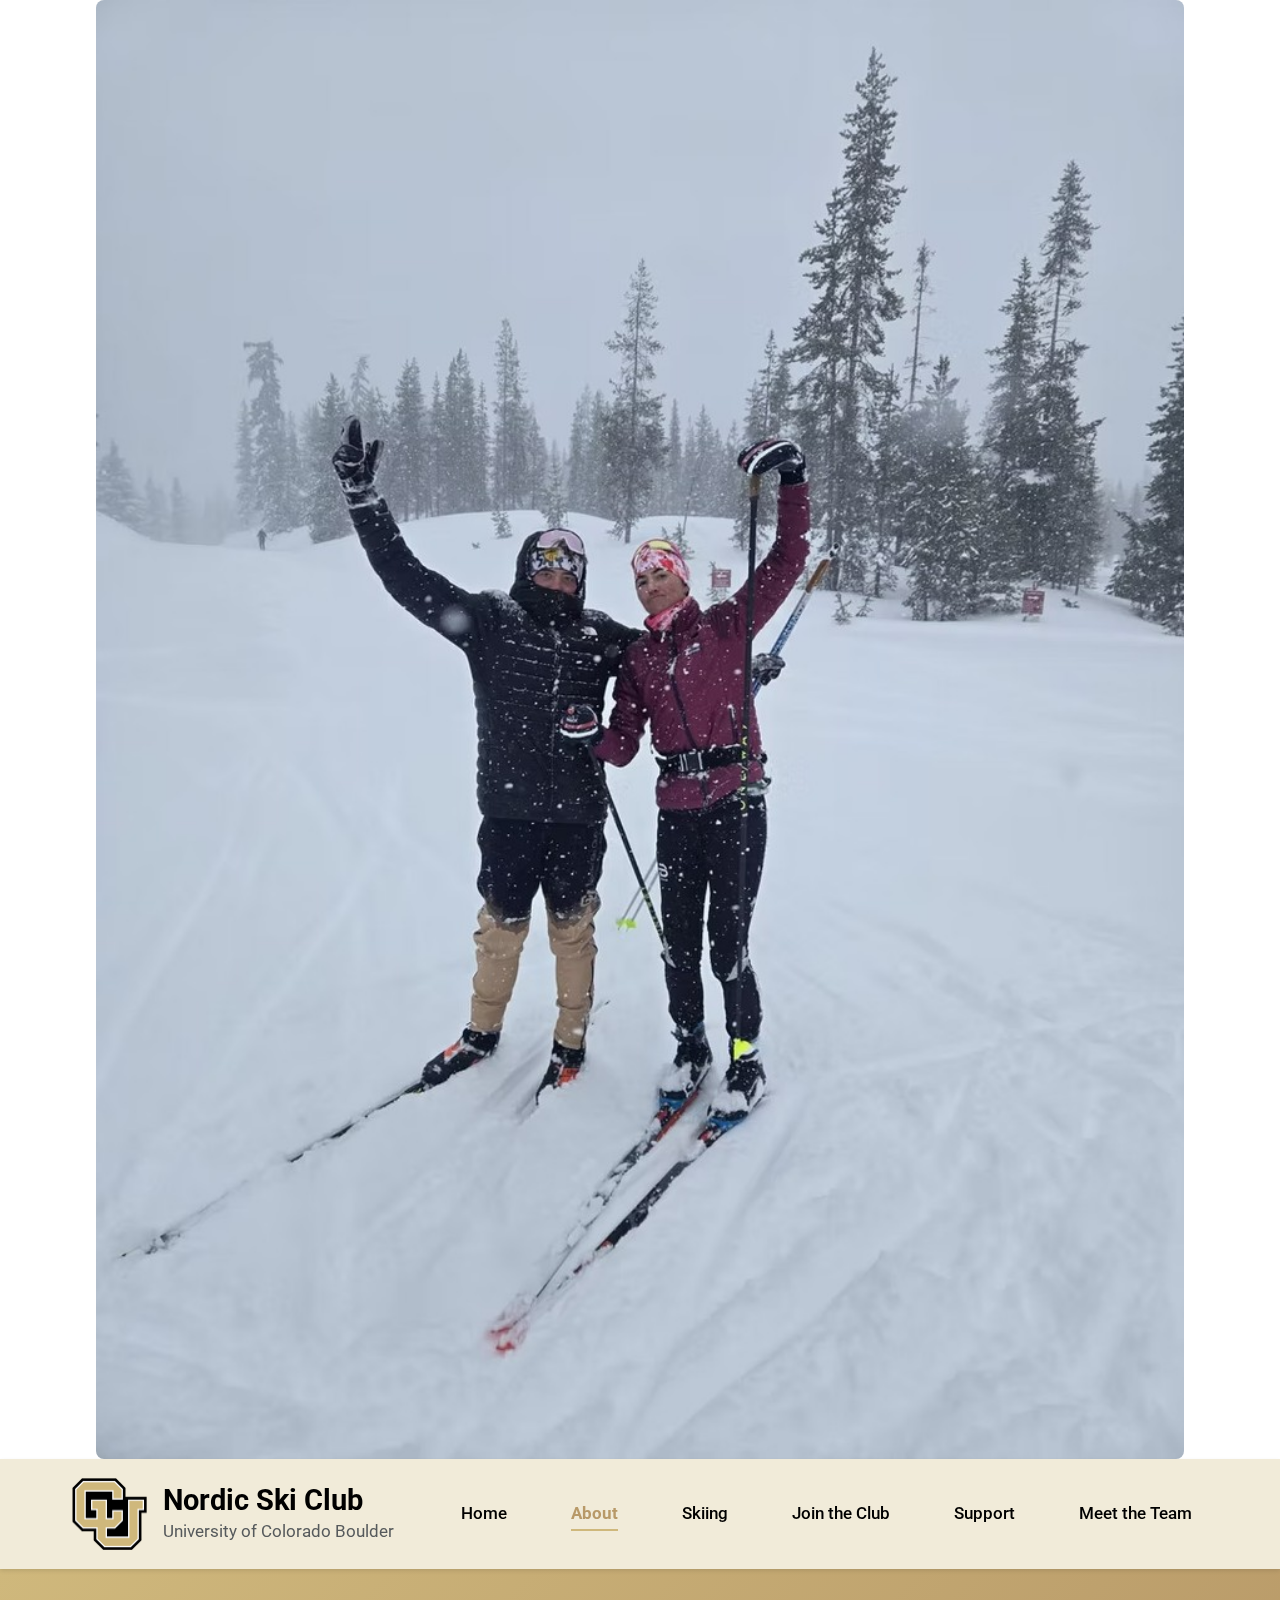
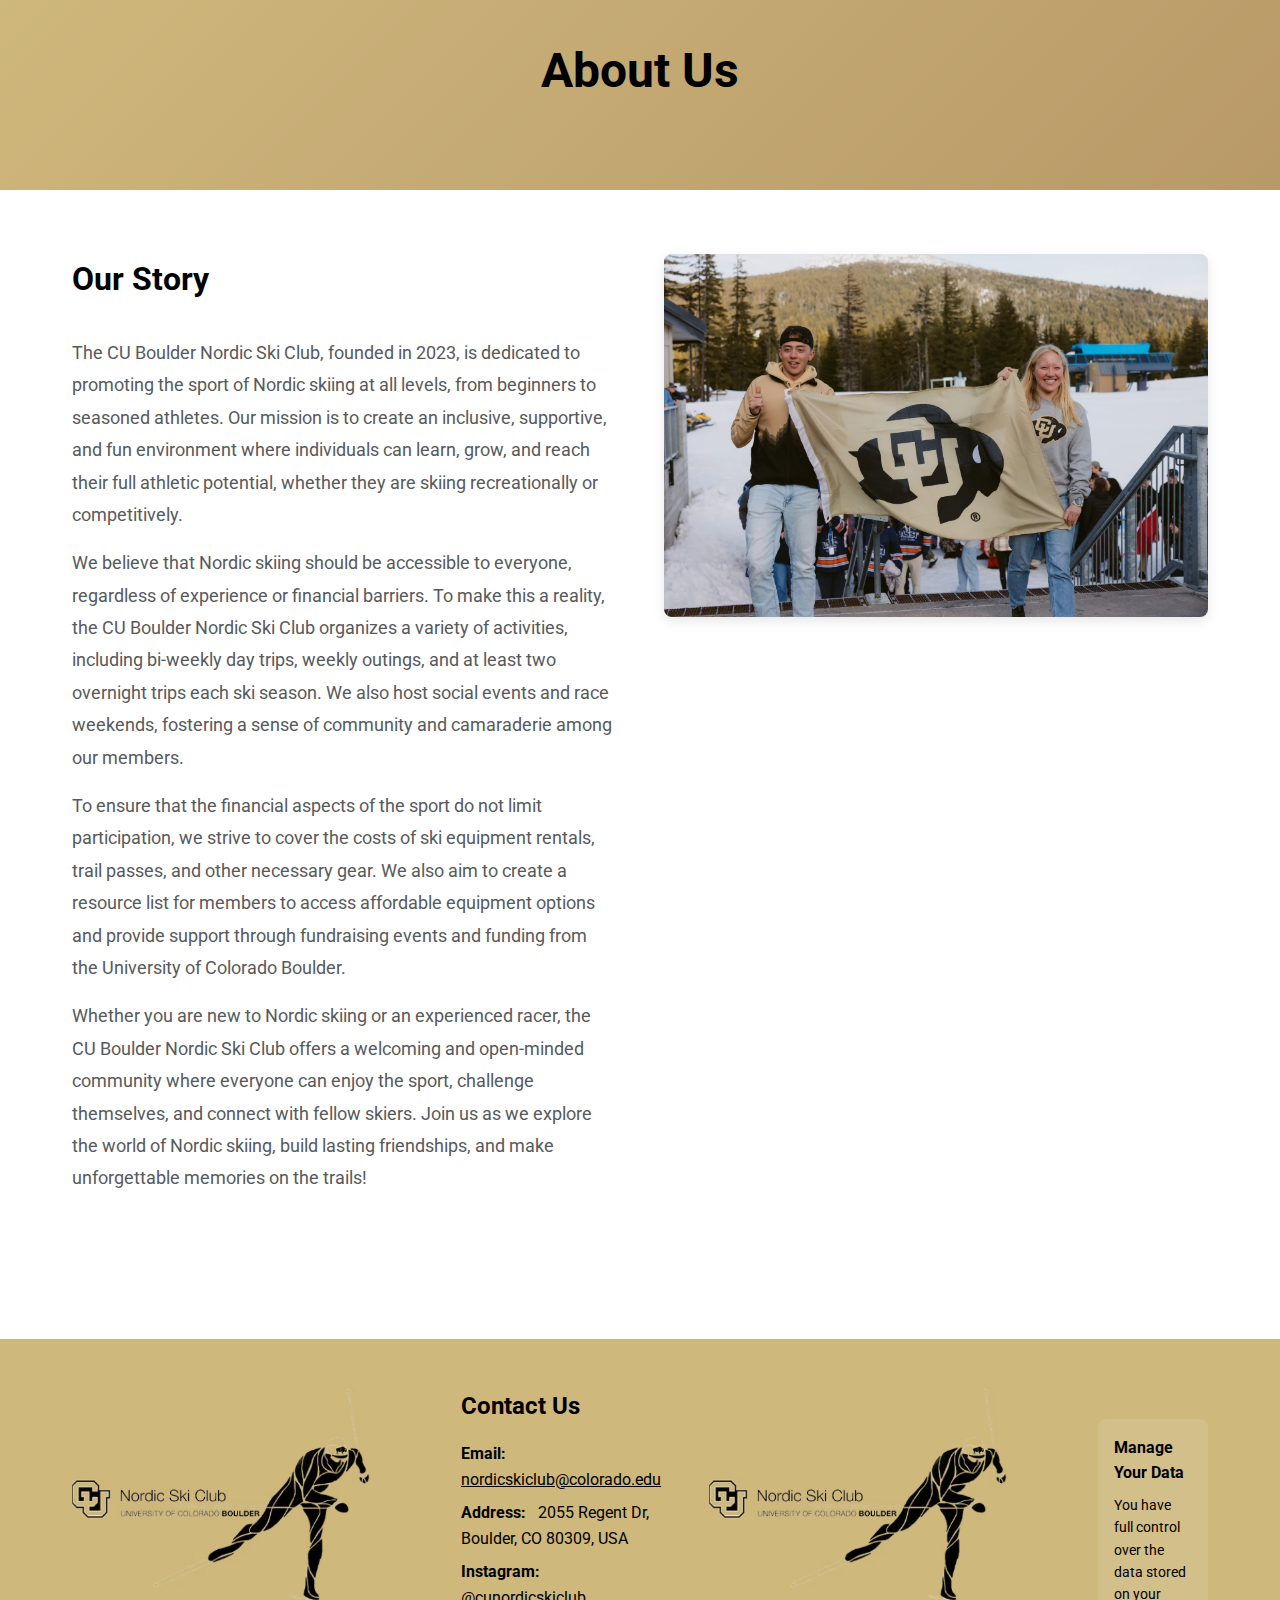
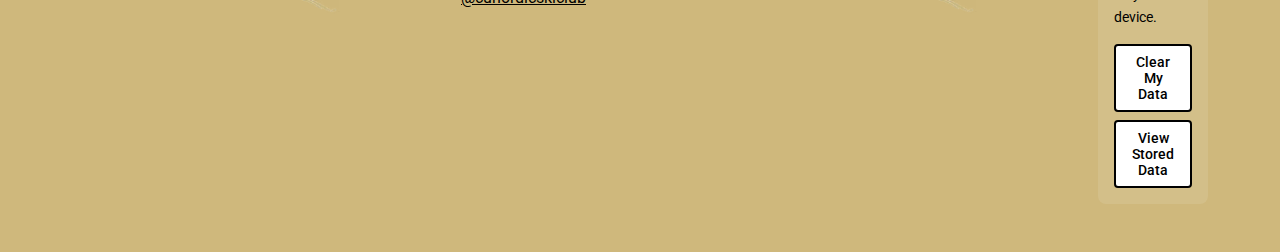
<file: about.html>
<!DOCTYPE html>
<html lang="en">
<head>
    <meta charset="UTF-                        <img src="images/flag-about.jpg" alt="CU Nordic Ski Club flag waving in the mountain breeze" style="width: 100%; margin-bottom: var(--spacing-lg); border-radius: 8px;" loading="lazy">
                        <img src="images/skiing-page.jpg" alt="Nordic skier gliding through pristine mountain terrain" style="width: 85%; margin-left: auto; margin-right: auto; display: block; border-radius: 8px;" loading="lazy">
                    </div>
                </div>
            </div>
        </section>
    </main>   <meta name="viewport" content="width=device-width, initial-scale=1.0">
    <title>About | CU Nordic Ski Club</title>
    <link rel="stylesheet" href="styles.css">
    <link rel="preconnect" href="https://fonts.googleapis.com">
    <link rel="preconnect" href="https://fonts.gstatic.com" crossorigin>
    <link href="https://fonts.googleapis.com/css2?family=Roboto:wght@300;400;500;700&display=swap" rel="stylesheet">
</head>
<body>
    <a href="#main-content" class="skip-to-main">Skip to main content</a>
    
    <!-- Navigation Header -->
    <header class="site-header">
        <nav class="main-nav" role="navigation" aria-label="Main navigation">
            <div class="nav-brand">
                <img src="images/cu-logo.png" alt="University of Colorado Boulder Logo" class="cu-logo">
                <div class="brand-text">
                    <h1>Nordic Ski Club</h1>
                    <p class="subtext">University of Colorado Boulder</p>
                </div>
            </div>
            
            <button class="nav-toggle" aria-label="Toggle navigation menu" aria-expanded="false">
                <span></span>
                <span></span>
                <span></span>
            </button>
            
            <ul class="nav-menu">
                <li><a href="index.html">Home</a></li>
                <li><a href="about.html" class="active">About</a></li>
                <li><a href="skiing.html">Skiing</a></li>
                <li><a href="join.html">Join the Club</a></li>
                <li><a href="support.html">Support</a></li>
                <li><a href="team.html">Meet the Team</a></li>
            </ul>
        </nav>
    </header>

    <!-- Main Content -->
    <main id="main-content">
        <!-- Page Header -->
        <section class="page-header">
            <div class="container">
                <h1>About Us</h1>
            </div>
        </section>

        <!-- Our Story -->
        <section class="content-section">
            <div class="container">
                <div class="two-column">
                    <div class="column-text">
                        <h2>Our Story</h2>
                        <p>The CU Boulder Nordic Ski Club, founded in 2023, is dedicated to promoting the sport of Nordic skiing at all levels, from beginners to seasoned athletes. Our mission is to create an inclusive, supportive, and fun environment where individuals can learn, grow, and reach their full athletic potential, whether they are skiing recreationally or competitively.</p>
                        
                        <p>We believe that Nordic skiing should be accessible to everyone, regardless of experience or financial barriers. To make this a reality, the CU Boulder Nordic Ski Club organizes a variety of activities, including bi-weekly day trips, weekly outings, and at least two overnight trips each ski season. We also host social events and race weekends, fostering a sense of community and camaraderie among our members.</p>
                        
                        <p>To ensure that the financial aspects of the sport do not limit participation, we strive to cover the costs of ski equipment rentals, trail passes, and other necessary gear. We also aim to create a resource list for members to access affordable equipment options and provide support through fundraising events and funding from the University of Colorado Boulder.</p>
                        
                        <p>Whether you are new to Nordic skiing or an experienced racer, the CU Boulder Nordic Ski Club offers a welcoming and open-minded community where everyone can enjoy the sport, challenge themselves, and connect with fellow skiers. Join us as we explore the world of Nordic skiing, build lasting friendships, and make unforgettable memories on the trails!</p>
                    </div>
                    <div class="column-image">
                        <img src="images/flag-about.jpg" alt="CU Nordic Ski Club flag with black and gold colors waving against a snowy mountain backdrop" loading="lazy">
                    </div>
                </div>
            </div>
        </section>
    </main>

    <!-- Footer -->
    <footer class="site-footer">
        <div class="container footer-content">
            <div class="footer-logo">
                <img src="images/club-logo.png" alt="CU Nordic Ski Club Logo - Black and gold graphic of a skating skier" loading="lazy">
            </div>
            <div class="footer-info">
                <h3>Contact Us</h3>
                <ul class="contact-list">
                    <li>
                        <span class="contact-label">Email:</span>
                        <a href="mailto:nordicskiclub@colorado.edu">nordicskiclub@colorado.edu</a>
                    </li>
                    <li>
                        <span class="contact-label">Address:</span>
                        <span>2055 Regent Dr, Boulder, CO 80309, USA</span>
                    </li>
                    <li>
                        <span class="contact-label">Instagram:</span>
                        <a href="https://instagram.com/cunordicskiclub" target="_blank" rel="noopener noreferrer">@cunordicskiclub</a>
                    </li>
                </ul>
            </div>
            <div class="footer-logo">
                <img src="images/club-logo.png" alt="CU Nordic Ski Club Logo - Black and gold graphic of a skating skier" loading="lazy">
            </div>
        </div>
    </footer>

    <script src="script.js"></script>
</body>
</html>
</file>
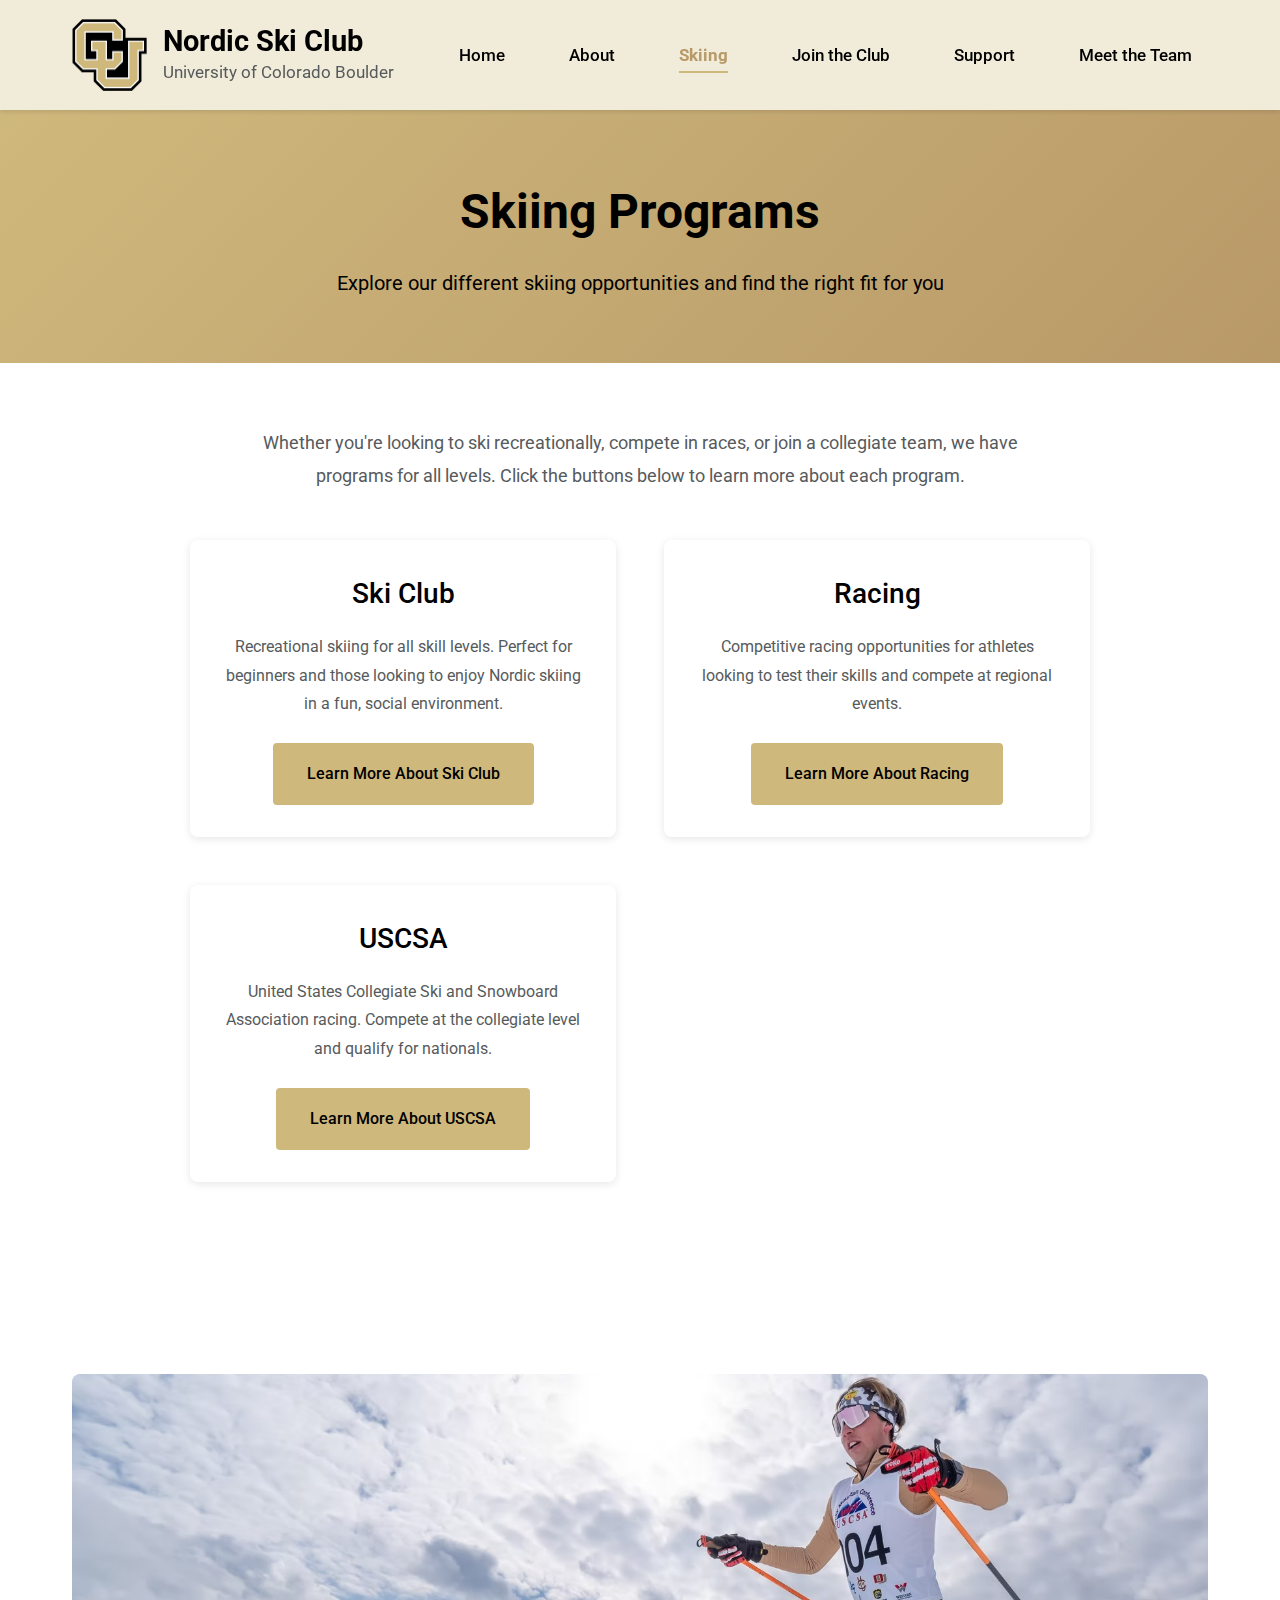
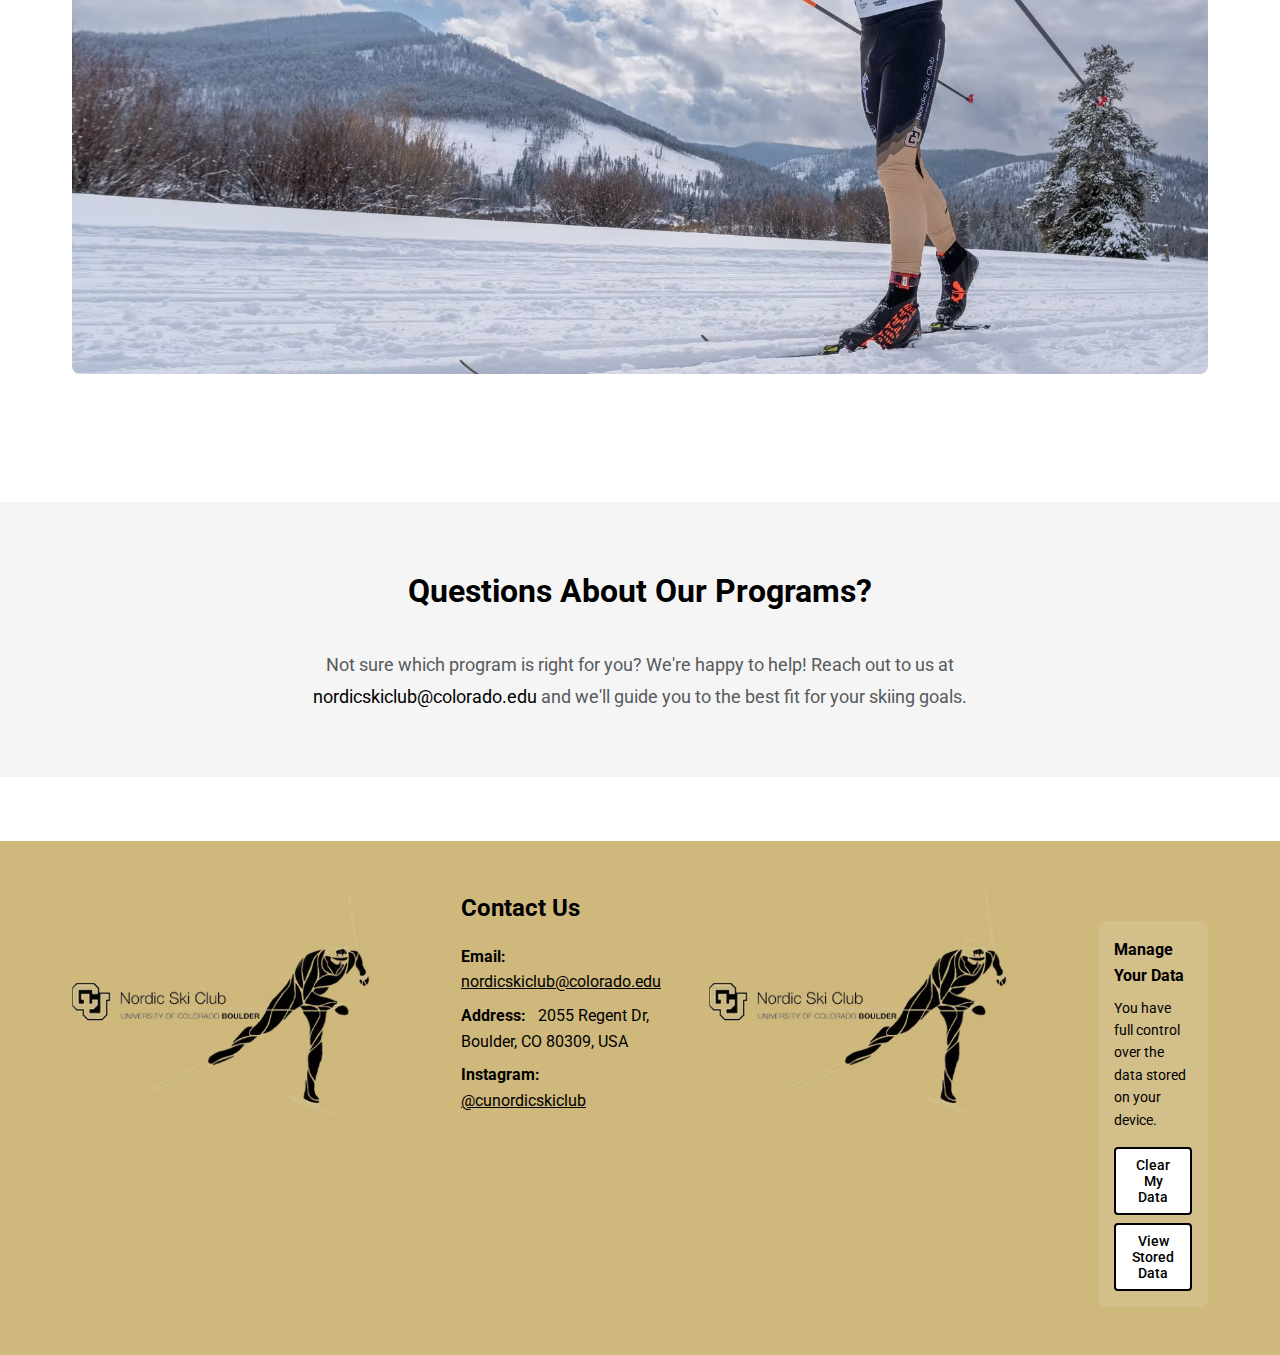
<file: skiing.html>
<!DOCTYPE html>
<html lang="en">
<head>
    <meta charset="UTF-8">
    <meta name="viewport" content="width=device-width, initial-scale=1.0">
    <title>Skiing | CU Nordic Ski Club</title>
    <link rel="stylesheet" href="styles.css">
    <link rel="preconnect" href="https://fonts.googleapis.com">
    <link rel="preconnect" href="https://fonts.gstatic.com" crossorigin>
    <link href="https://fonts.googleapis.com/css2?family=Roboto:wght@300;400;500;700&display=swap" rel="stylesheet">
</head>
<body>
    <a href="#main-content" class="skip-to-main">Skip to main content</a>
    
    <!-- Navigation Header -->
    <header class="site-header">
        <nav class="main-nav" role="navigation" aria-label="Main navigation">
            <div class="nav-brand">
                <img src="images/cu-logo.png" alt="University of Colorado Boulder Logo" class="cu-logo">
                <div class="brand-text">
                    <h1>Nordic Ski Club</h1>
                    <p class="subtext">University of Colorado Boulder</p>
                </div>
            </div>
            
            <button class="nav-toggle" aria-label="Toggle navigation menu" aria-expanded="false">
                <span></span>
                <span></span>
                <span></span>
            </button>
            
            <ul class="nav-menu">
                <li><a href="index.html">Home</a></li>
                <li><a href="about.html">About</a></li>
                <li><a href="skiing.html" class="active">Skiing</a></li>
                <li><a href="join.html">Join the Club</a></li>
                <li><a href="support.html">Support</a></li>
                <li><a href="team.html">Meet the Team</a></li>
            </ul>
        </nav>
    </header>

    <!-- Main Content -->
    <main id="main-content">
        <!-- Page Header -->
        <section class="page-header">
            <div class="container">
                <h1>Skiing Programs</h1>
                <p>Explore our different skiing opportunities and find the right fit for you</p>
            </div>
        </section>

        <!-- Program Links Section -->
        <section class="content-section">
            <div class="container">
                <p style="text-align: center; font-size: 1.125rem; color: var(--cu-gray); margin-bottom: 3rem; max-width: 800px; margin-left: auto; margin-right: auto;">
                    Whether you're looking to ski recreationally, compete in races, or join a collegiate team, we have programs for all levels. Click the buttons below to learn more about each program.
                </p>
                
                <div class="content-grid" style="max-width: 900px; margin: 0 auto;">
                    <div class="content-card" style="text-align: center; padding: 2rem;">
                        <h3 style="margin-bottom: 1rem; font-size: 1.75rem;">Ski Club</h3>
                        <p style="margin-bottom: 1.5rem;">Recreational skiing for all skill levels. Perfect for beginners and those looking to enjoy Nordic skiing in a fun, social environment.</p>
                        <a href="https://docs.google.com/document/d/15zoLetoLR5xJa7Z1C9jktK4eRz92O1lSsQNzunPnAE0/edit?usp=sharing" 
                           target="_blank" 
                           rel="noopener noreferrer" 
                           class="btn btn-primary" 
                           style="display: inline-block; text-decoration: none;">
                            Learn More About Ski Club
                        </a>
                    </div>
                    
                    <div class="content-card" style="text-align: center; padding: 2rem;">
                        <h3 style="margin-bottom: 1rem; font-size: 1.75rem;">Racing</h3>
                        <p style="margin-bottom: 1.5rem;">Competitive racing opportunities for athletes looking to test their skills and compete at regional events.</p>
                        <a href="https://docs.google.com/document/d/1lvHhEpTyco7G6701PZELiU_VUm5T29byYdgntsIWFK4/edit?usp=sharing" 
                           target="_blank" 
                           rel="noopener noreferrer" 
                           class="btn btn-primary" 
                           style="display: inline-block; text-decoration: none;">
                            Learn More About Racing
                        </a>
                    </div>
                    
                    <div class="content-card" style="text-align: center; padding: 2rem;">
                        <h3 style="margin-bottom: 1rem; font-size: 1.75rem;">USCSA</h3>
                        <p style="margin-bottom: 1.5rem;">United States Collegiate Ski and Snowboard Association racing. Compete at the collegiate level and qualify for nationals.</p>
                        <a href="https://docs.google.com/document/d/1E__zP7NCkbTc-vGXxJZW18UJ8xdvIhaypsvAOOgsiyM/edit?usp=sharing" 
                           target="_blank" 
                           rel="noopener noreferrer" 
                           class="btn btn-primary" 
                           style="display: inline-block; text-decoration: none;">
                            Learn More About USCSA
                        </a>
                    </div>
                </div>
            </div>
        </section>

        <!-- Racer Image Section -->
        <section class="content-section">
            <div class="container">
                <img src="images/racer-about.jpg" alt="Nordic ski racer showing perfect skating technique on a groomed trail" style="width: 100%; max-height: 600px; object-fit: cover; border-radius: 8px; margin: var(--spacing-xl) 0;" loading="lazy">
            </div>
        </section>

        <!-- Additional Info Section -->
        <section class="content-section" style="background-color: var(--cu-light-gray);">
            <div class="container">
                <h2 style="text-align: center; margin-bottom: 2rem;">Questions About Our Programs?</h2>
                <p style="text-align: center; font-size: 1.125rem; color: var(--cu-gray); max-width: 700px; margin: 0 auto;">
                    Not sure which program is right for you? We're happy to help! Reach out to us at 
                    <a href="mailto:nordicskiclub@colorado.edu">nordicskiclub@colorado.edu</a> and we'll guide you to the best fit for your skiing goals.
                </p>
            </div>
        </section>
    </main>

    <!-- Footer -->
    <footer class="site-footer">
        <div class="container footer-content">
            <div class="footer-logo">
                <img src="images/club-logo.png" alt="CU Nordic Ski Club Logo - Black and gold graphic of a skating skier" loading="lazy">
            </div>
            <div class="footer-info">
                <h3>Contact Us</h3>
                <ul class="contact-list">
                    <li>
                        <span class="contact-label">Email:</span>
                        <a href="mailto:nordicskiclub@colorado.edu">nordicskiclub@colorado.edu</a>
                    </li>
                    <li>
                        <span class="contact-label">Address:</span>
                        <span>2055 Regent Dr, Boulder, CO 80309, USA</span>
                    </li>
                    <li>
                        <span class="contact-label">Instagram:</span>
                        <a href="https://instagram.com/cunordicskiclub" target="_blank" rel="noopener noreferrer">@cunordicskiclub</a>
                    </li>
                </ul>
            </div>
            <div class="footer-logo">
                <img src="images/club-logo.png" alt="CU Nordic Ski Club Logo - Black and gold graphic of a skating skier" loading="lazy">
            </div>
        </div>
    </footer>

    <script src="script.js"></script>
</body>
</html>
</file>
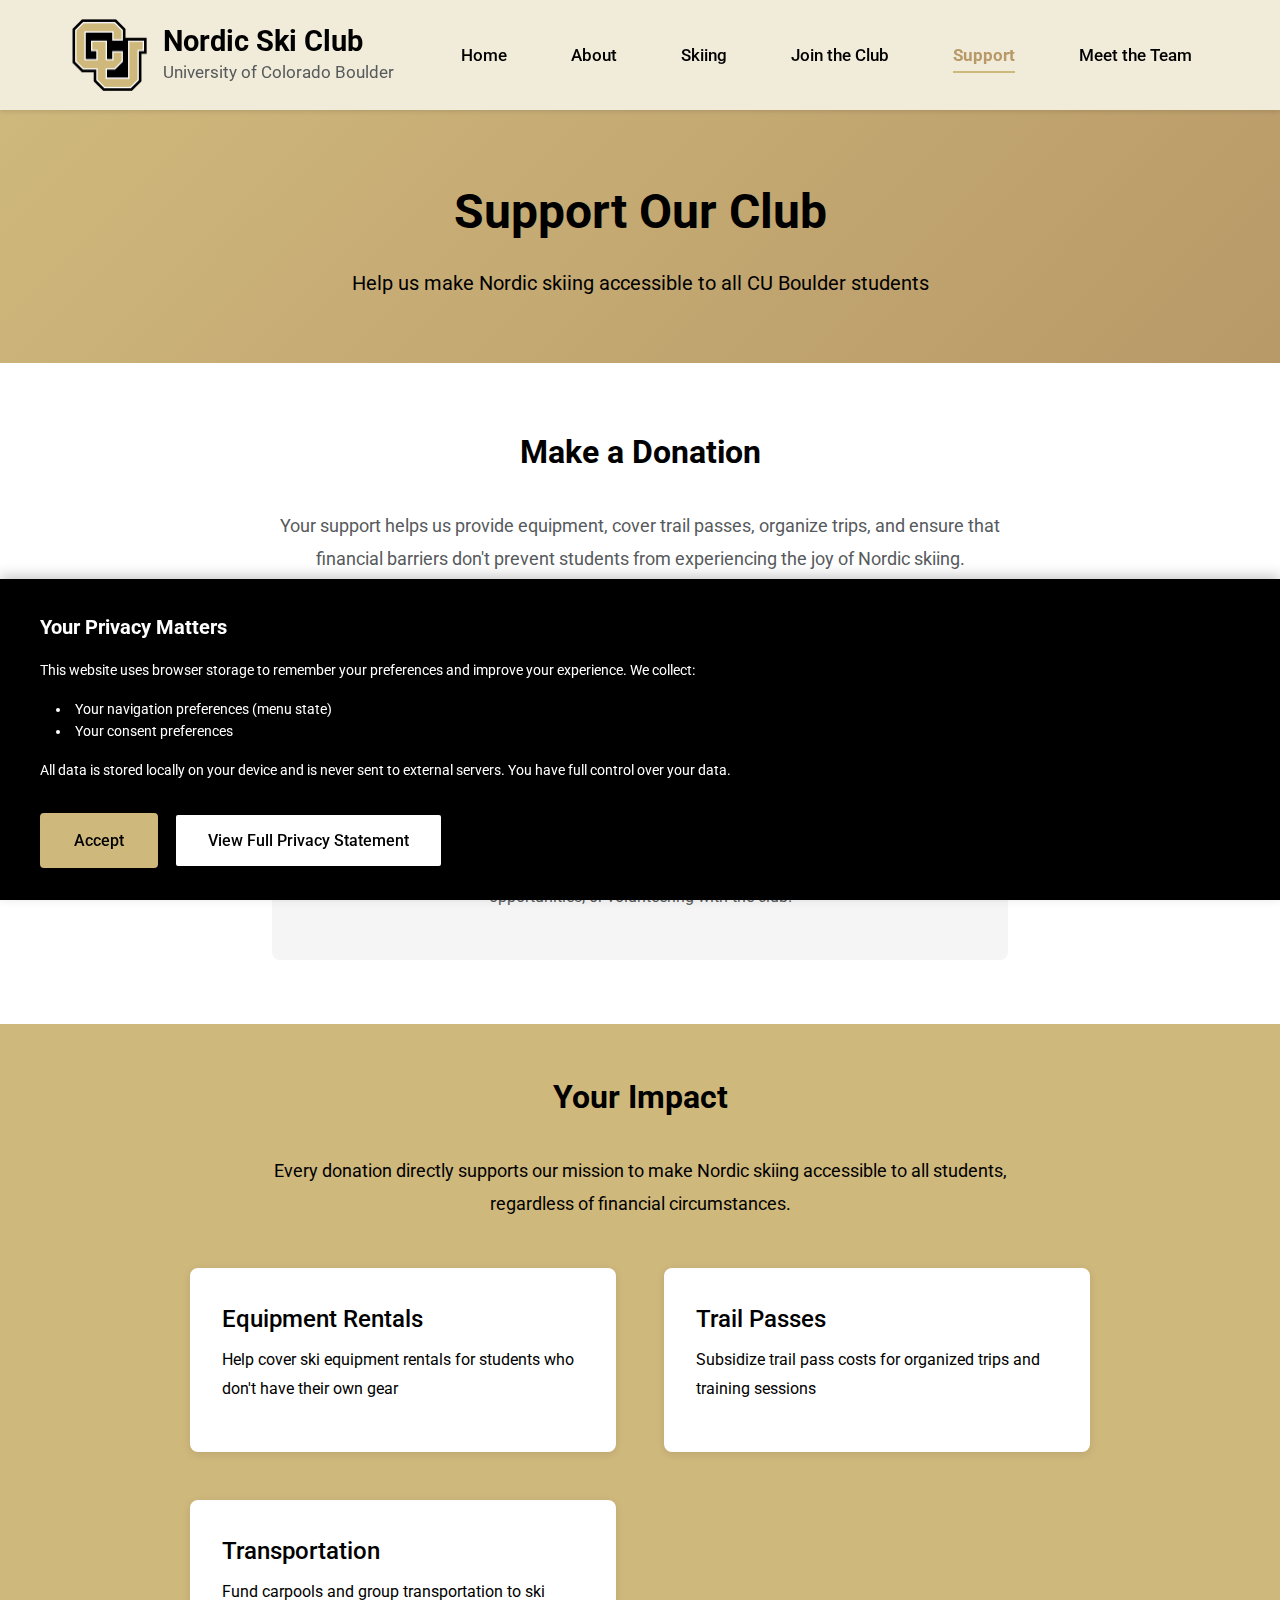
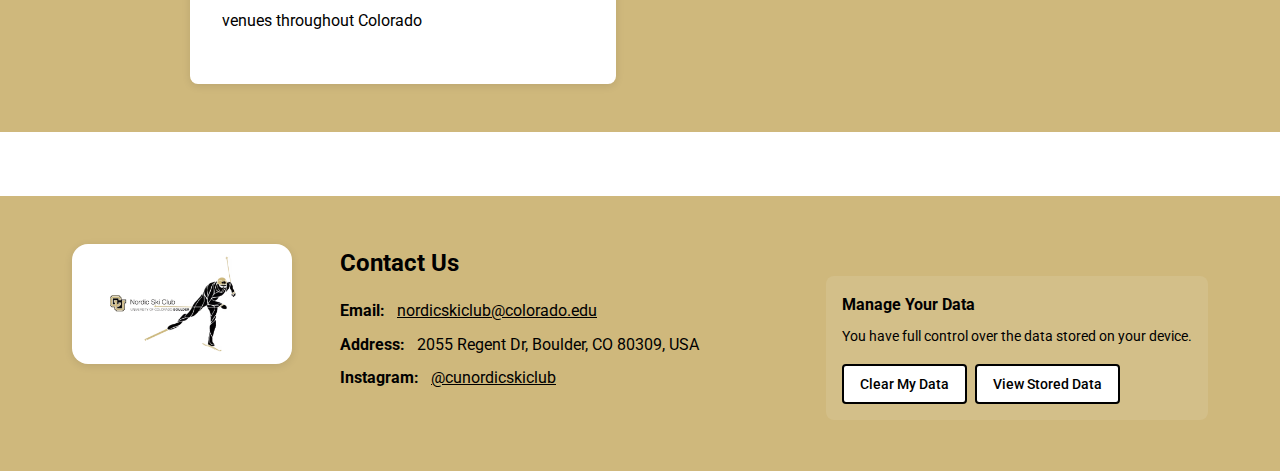
<file: support.html>
<!DOCTYPE html>
<html lang="en">
<head>
    <meta charset="UTF-8">
    <meta name="viewport" content="width=device-width, initial-scale=1.0">
    <title>Support | CU Nordic Ski Club</title>
    <link rel="stylesheet" href="styles.css">
    <link rel="preconnect" href="https://fonts.googleapis.com">
    <link rel="preconnect" href="https://fonts.gstatic.com" crossorigin>
    <link href="https://fonts.googleapis.com/css2?family=Roboto:wght@300;400;500;700&display=swap" rel="stylesheet">
</head>
<body>
    <a href="#main-content" class="skip-to-main">Skip to main content</a>
    
    <!-- Navigation Header -->
    <header class="site-header">
        <nav class="main-nav" role="navigation" aria-label="Main navigation">
            <div class="nav-brand">
                <img src="images/cu-logo.png" alt="University of Colorado Boulder Logo" class="cu-logo">
                <div class="brand-text">
                    <h1>Nordic Ski Club</h1>
                    <p class="subtext">University of Colorado Boulder</p>
                </div>
            </div>
            
            <button class="nav-toggle" aria-label="Toggle navigation menu" aria-expanded="false">
                <span></span>
                <span></span>
                <span></span>
            </button>
            
            <ul class="nav-menu">
                <li><a href="index.html">Home</a></li>
                <li><a href="about.html">About</a></li>
                <li><a href="skiing.html">Skiing</a></li>
                <li><a href="join.html">Join the Club</a></li>
                <li><a href="support.html" class="active">Support</a></li>
                <li><a href="team.html">Meet the Team</a></li>
            </ul>
        </nav>
    </header>

    <!-- Main Content -->
    <main id="main-content">
        <!-- Page Header -->
        <section class="page-header">
            <div class="container">
                <h1>Support Our Club</h1>
                <p>Help us make Nordic skiing accessible to all CU Boulder students</p>
            </div>
        </section>

        <!-- Support Section -->
        <section class="content-section">
            <div class="container" style="text-align: center; max-width: 800px; margin: 0 auto;">
                <h2 style="margin-bottom: 2rem;">Make a Donation</h2>
                <p style="font-size: 1.125rem; line-height: 1.8; margin-bottom: 2rem; color: var(--cu-gray);">
                    Your support helps us provide equipment, cover trail passes, organize trips, and ensure that financial barriers don't prevent students from experiencing the joy of Nordic skiing.
                </p>
                
                <a href="https://giveto.colorado.edu/cu-boulder-nordic-ski-club-25-26-fundraiser/?a=10972833" 
                   target="_blank" 
                   rel="noopener noreferrer" 
                   class="btn btn-primary" 
                   style="display: inline-block; text-decoration: none; font-size: 1.125rem; padding: 1rem 2rem; margin-bottom: 3rem;">
                    Donate Now
                </a>
                
                <div style="background-color: var(--cu-light-gray); padding: 2rem; border-radius: 8px; margin-top: 3rem;">
                    <h3 style="margin-bottom: 1rem;">Other Ways to Support</h3>
                    <p style="font-size: 1rem; line-height: 1.8; color: var(--cu-gray);">
                        Reach out to <a href="mailto:nordicskiclub@colorado.edu">nordicskiclub@colorado.edu</a> if interested in equipment donations, sponsorship opportunities, or volunteering with the club.
                    </p>
                </div>
            </div>
        </section>

        <!-- Impact Section -->
        <section class="content-section" style="background-color: var(--cu-gold); padding: 3rem 0;">
            <div class="container">
                <h2 style="text-align: center; margin-bottom: 2rem;">Your Impact</h2>
                <p style="text-align: center; font-size: 1.125rem; max-width: 800px; margin: 0 auto 3rem auto; color: var(--cu-black);">
                    Every donation directly supports our mission to make Nordic skiing accessible to all students, regardless of financial circumstances.
                </p>
                
                <div class="content-grid" style="max-width: 900px; margin: 0 auto;">
                    <div class="content-card">
                        <h3 style="font-size: 1.5rem; margin-bottom: 0.5rem; color: var(--cu-black);">Equipment Rentals</h3>
                        <p style="color: var(--cu-black);">Help cover ski equipment rentals for students who don't have their own gear</p>
                    </div>
                    <div class="content-card">
                        <h3 style="font-size: 1.5rem; margin-bottom: 0.5rem; color: var(--cu-black);">Trail Passes</h3>
                        <p style="color: var(--cu-black);">Subsidize trail pass costs for organized trips and training sessions</p>
                    </div>
                    <div class="content-card">
                        <h3 style="font-size: 1.5rem; margin-bottom: 0.5rem; color: var(--cu-black);">Transportation</h3>
                        <p style="color: var(--cu-black);">Fund carpools and group transportation to ski venues throughout Colorado</p>
                    </div>
                </div>
            </div>
        </section>
    </main>

    <!-- Footer -->
    <footer class="site-footer">
        <div class="container footer-content">
            <!-- Logo Box - LEFT -->
            <div class="footer-logo-box">
                <img src="images/club-logo.png" alt="CU Nordic Ski Club Logo - Black and gold graphic of a skating skier" loading="lazy">
            </div>
            
            <!-- All Info - RIGHT -->
            <div class="footer-right">
                <div class="footer-info">
                    <h3>Contact Us</h3>
                    <ul class="contact-list">
                        <li>
                            <span class="contact-label">Email:</span>
                            <a href="mailto:nordicskiclub@colorado.edu">nordicskiclub@colorado.edu</a>
                        </li>
                        <li>
                            <span class="contact-label">Address:</span>
                            <span>2055 Regent Dr, Boulder, CO 80309, USA</span>
                        </li>
                        <li>
                            <span class="contact-label">Instagram:</span>
                            <a href="https://instagram.com/cunordicskiclub" target="_blank" rel="noopener noreferrer">@cunordicskiclub</a>
                        </li>
                    </ul>
                </div>
            </div>
        </div>
    </footer>

        <!-- Privacy Notice -->
    <div id="privacy-notice" class="privacy-notice" role="dialog" aria-labelledby="privacy-title" hidden>
        <div class="privacy-content">
            <h3 id="privacy-title">Your Privacy Matters</h3>
            <p>This website uses browser storage to remember your preferences and improve your experience. We collect:</p>
            <ul>
                <li>Your navigation preferences (menu state)</li>
                <li>Your consent preferences</li>
            </ul>
            <p>All data is stored locally on your device and is never sent to external servers. You have full control over your data.</p>
            <div class="privacy-actions">
                <button id="accept-privacy" class="btn btn-primary">Accept</button>
                <button id="view-privacy" class="btn btn-secondary">View Full Privacy Statement</button>
            </div>
        </div>
    </div>

    <script src="script.js"></script>
</body>
</html>
</file>
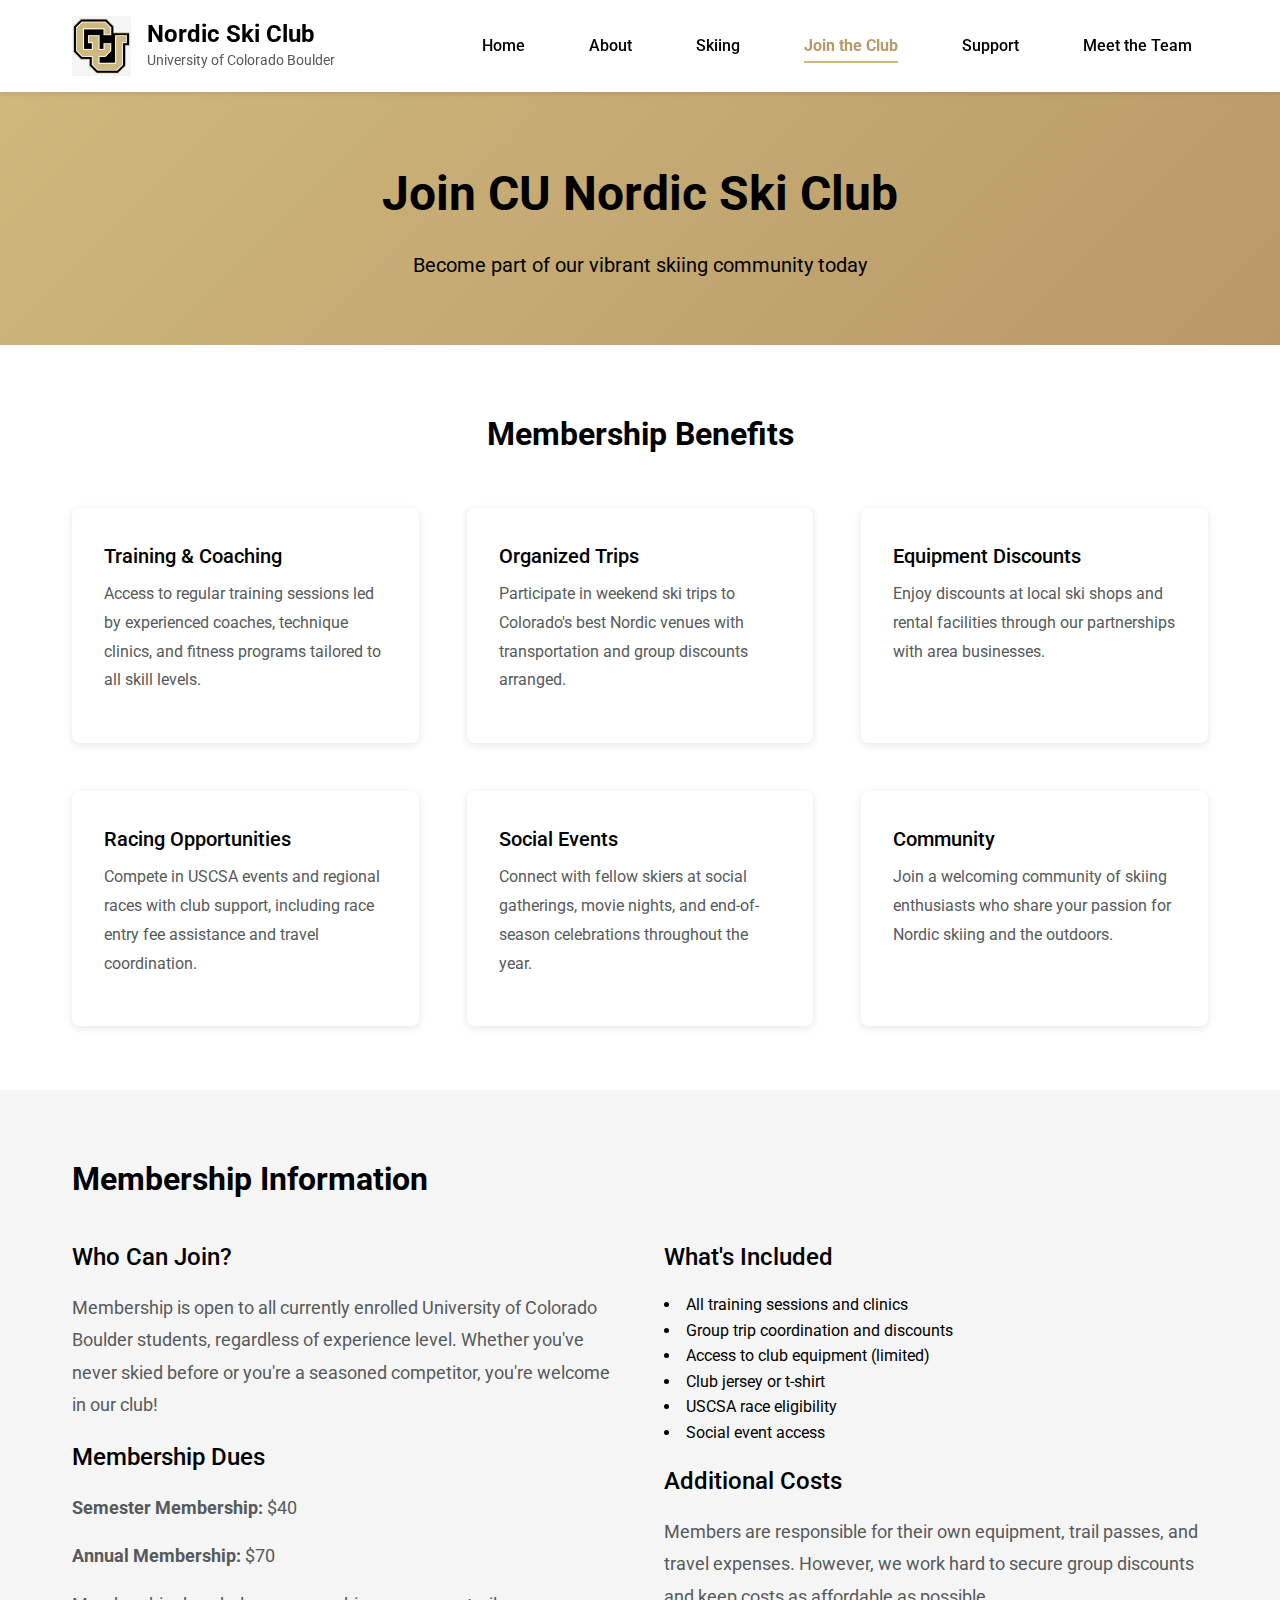
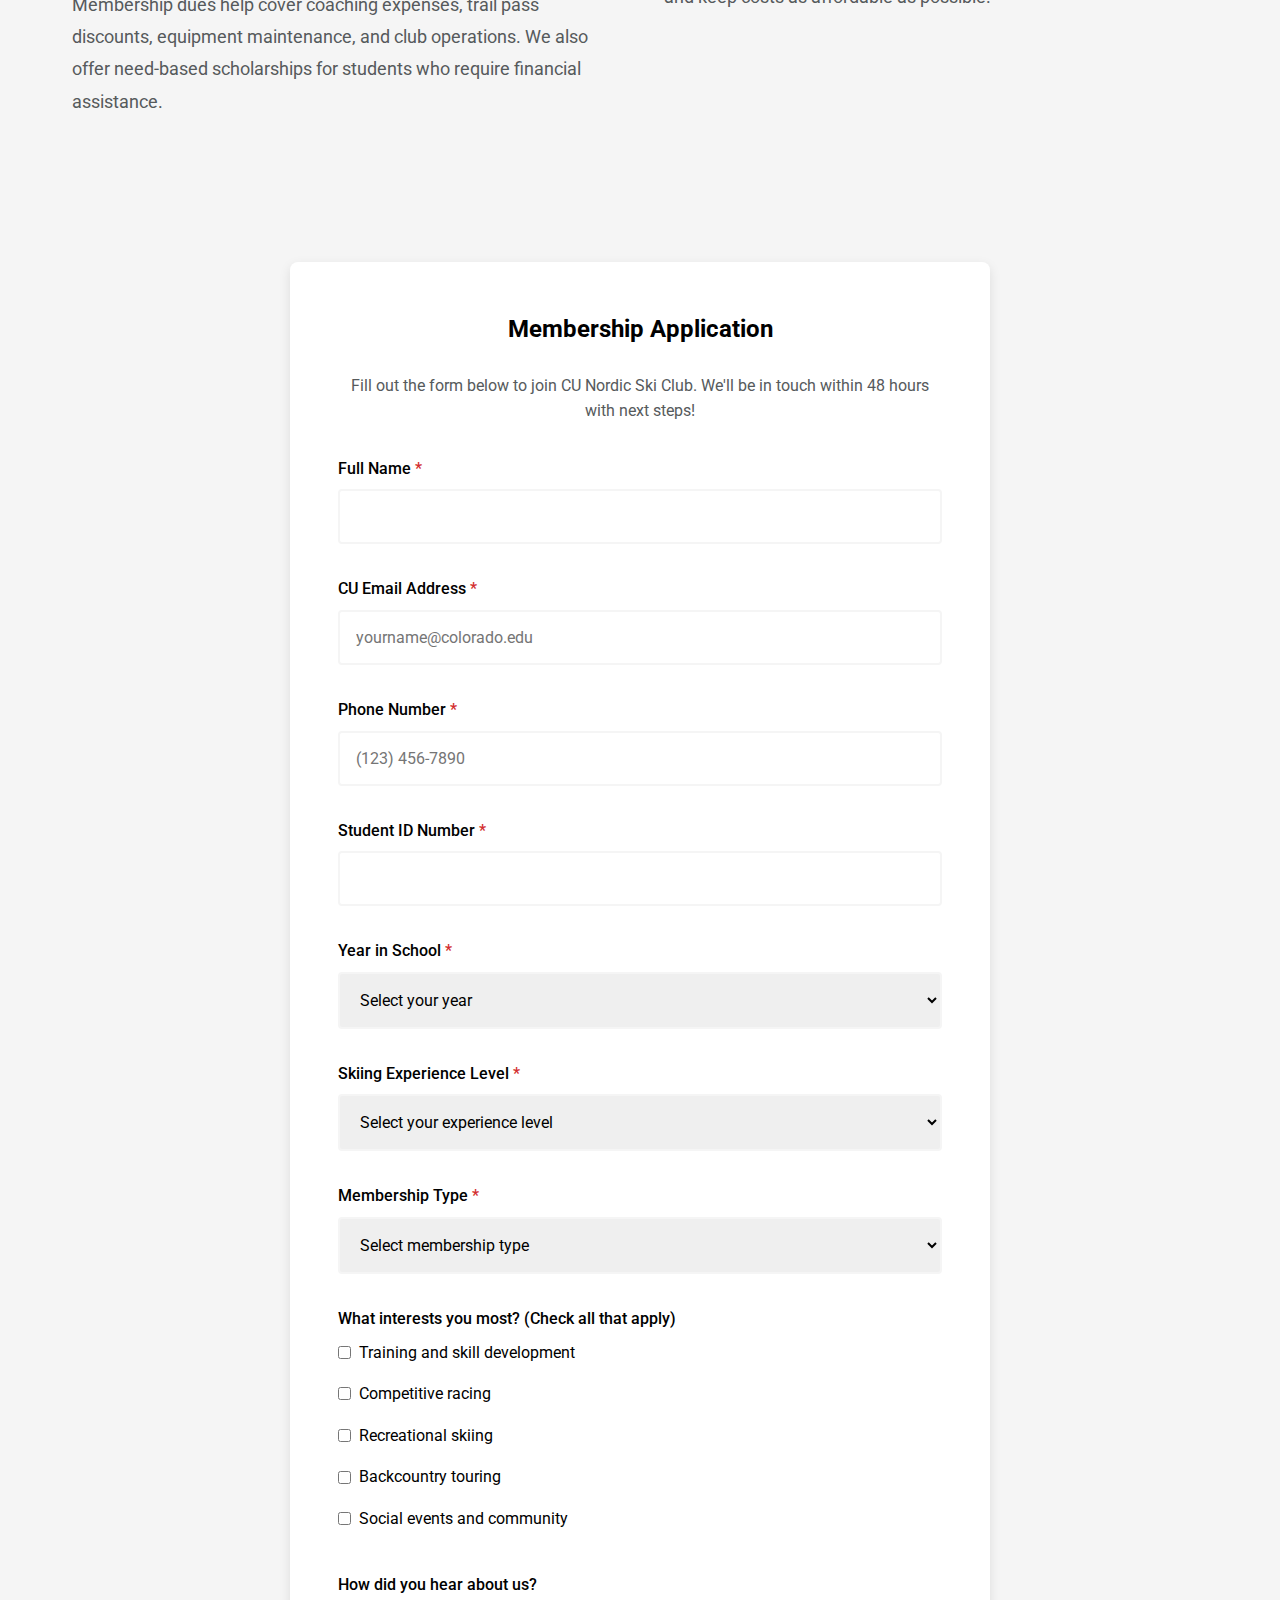
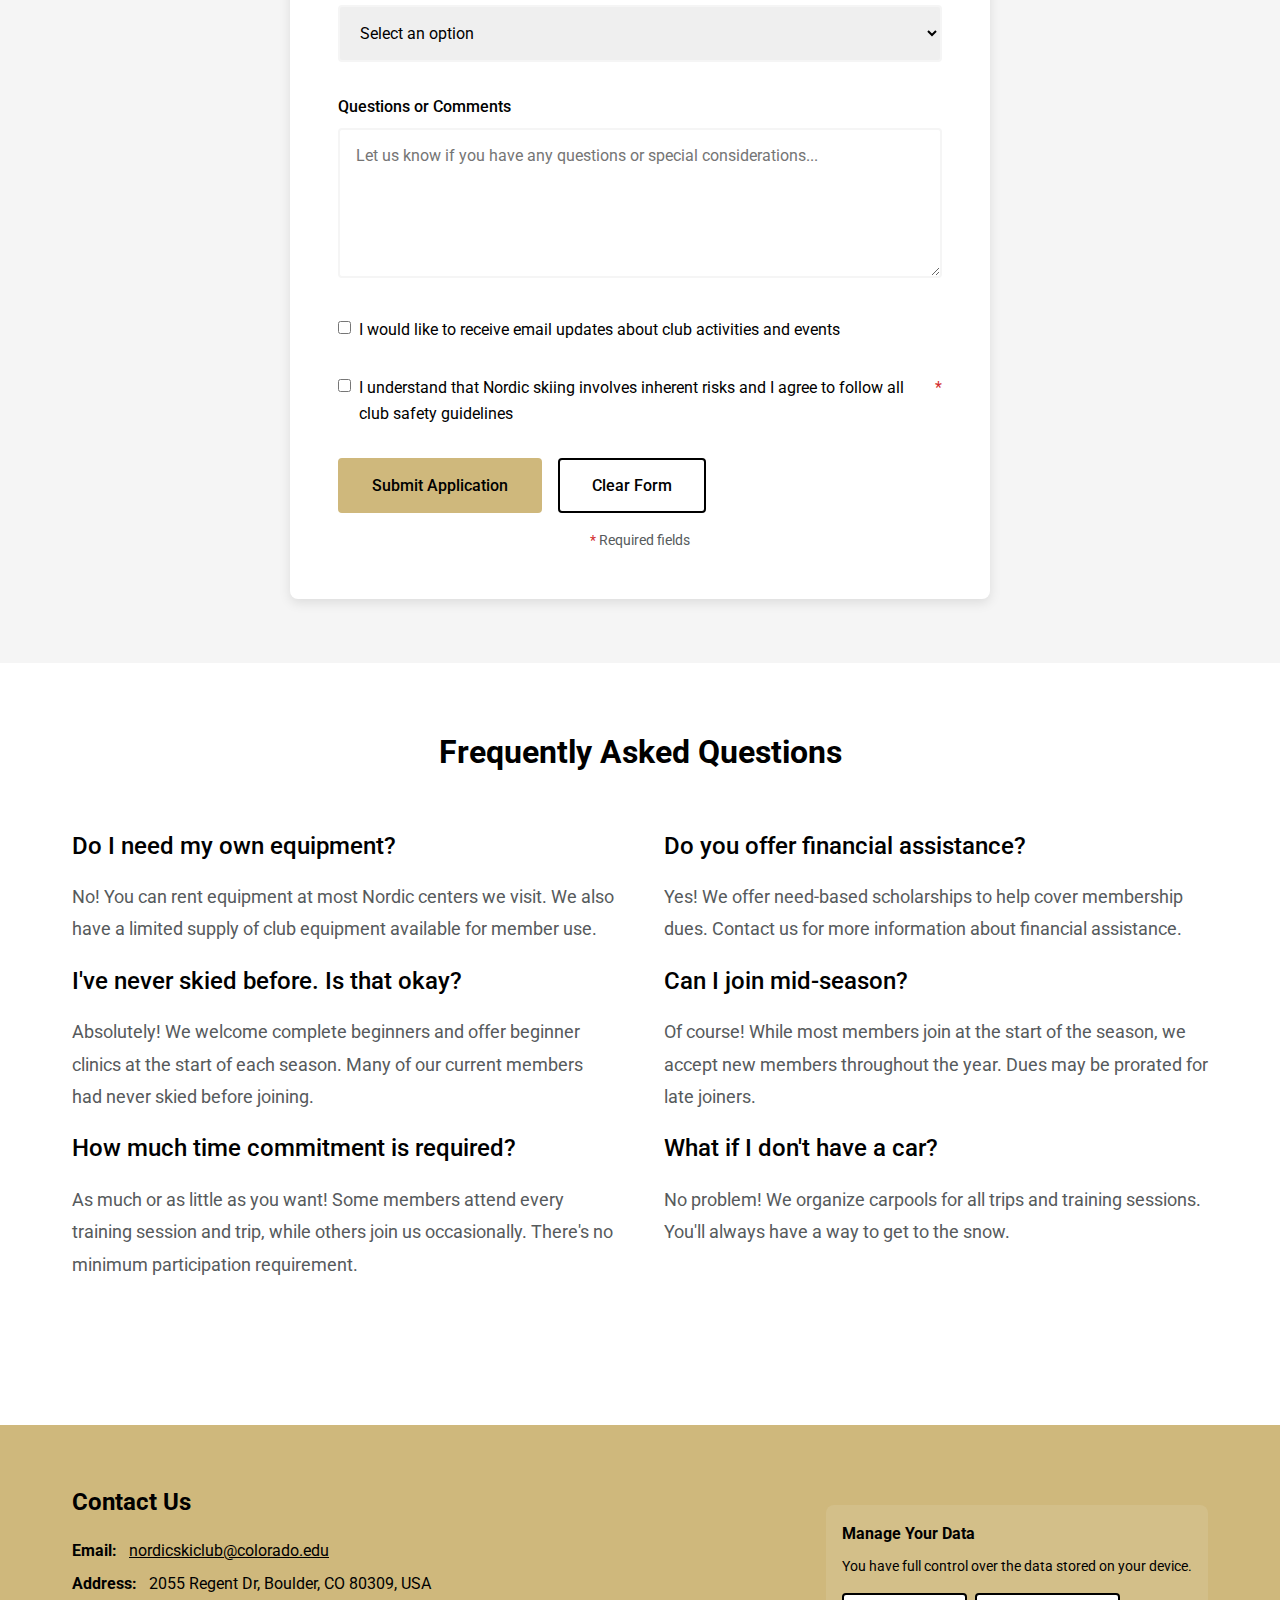
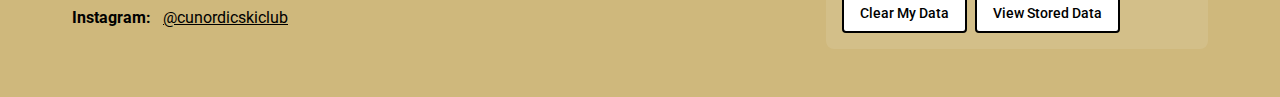
<file: cu-nordic-ski-club/join.html>
<!DOCTYPE html>
<html lang="en">
<head>
    <meta charset="UTF-8">
    <meta name="viewport" content="width=device-width, initial-scale=1.0">
    <title>Join the Club | CU Nordic Ski Club</title>
    <link rel="stylesheet" href="styles.css">
    <link rel="preconnect" href="https://fonts.googleapis.com">
    <link rel="preconnect" href="https://fonts.gstatic.com" crossorigin>
    <link href="https://fonts.googleapis.com/css2?family=Roboto:wght@300;400;500;700&display=swap" rel="stylesheet">
</head>
<body>
    <a href="#main-content" class="skip-to-main">Skip to main content</a>
    
    <!-- Navigation Header -->
    <header class="site-header">
        <nav class="main-nav" role="navigation" aria-label="Main navigation">
            <div class="nav-brand">
                <img src="images/cu-logo.png" alt="University of Colorado Boulder Logo" class="cu-logo">
                <div class="brand-text">
                    <h1>Nordic Ski Club</h1>
                    <p class="subtext">University of Colorado Boulder</p>
                </div>
            </div>
            
            <button class="nav-toggle" aria-label="Toggle navigation menu" aria-expanded="false">
                <span></span>
                <span></span>
                <span></span>
            </button>
            
            <ul class="nav-menu">
                <li><a href="index.html">Home</a></li>
                <li><a href="about.html">About</a></li>
                <li><a href="skiing.html">Skiing</a></li>
                <li><a href="join.html" class="active">Join the Club</a></li>
                <li><a href="support.html">Support</a></li>
                <li><a href="team.html">Meet the Team</a></li>
            </ul>
        </nav>
    </header>

    <!-- Main Content -->
    <main id="main-content">
        <!-- Page Header -->
        <section class="page-header">
            <div class="container">
                <h1>Join CU Nordic Ski Club</h1>
                <p>Become part of our vibrant skiing community today</p>
            </div>
        </section>

        <!-- Membership Benefits -->
        <section class="content-section">
            <div class="container">
                <h2 style="text-align: center; margin-bottom: 3rem;">Membership Benefits</h2>
                <div class="content-grid">
                    <div class="content-card">
                        <h3>Training & Coaching</h3>
                        <p>Access to regular training sessions led by experienced coaches, technique clinics, and fitness programs tailored to all skill levels.</p>
                    </div>
                    <div class="content-card">
                        <h3>Organized Trips</h3>
                        <p>Participate in weekend ski trips to Colorado's best Nordic venues with transportation and group discounts arranged.</p>
                    </div>
                    <div class="content-card">
                        <h3>Equipment Discounts</h3>
                        <p>Enjoy discounts at local ski shops and rental facilities through our partnerships with area businesses.</p>
                    </div>
                    <div class="content-card">
                        <h3>Racing Opportunities</h3>
                        <p>Compete in USCSA events and regional races with club support, including race entry fee assistance and travel coordination.</p>
                    </div>
                    <div class="content-card">
                        <h3>Social Events</h3>
                        <p>Connect with fellow skiers at social gatherings, movie nights, and end-of-season celebrations throughout the year.</p>
                    </div>
                    <div class="content-card">
                        <h3>Community</h3>
                        <p>Join a welcoming community of skiing enthusiasts who share your passion for Nordic skiing and the outdoors.</p>
                    </div>
                </div>
            </div>
        </section>

        <!-- Membership Information -->
        <section class="content-section" style="background-color: var(--cu-light-gray);">
            <div class="container">
                <h2>Membership Information</h2>
                <div class="two-column">
                    <div class="column-text">
                        <h3>Who Can Join?</h3>
                        <p>Membership is open to all currently enrolled University of Colorado Boulder students, regardless of experience level. Whether you've never skied before or you're a seasoned competitor, you're welcome in our club!</p>
                        
                        <h3>Membership Dues</h3>
                        <p><strong>Semester Membership:</strong> $40</p>
                        <p><strong>Annual Membership:</strong> $70</p>
                        <p>Membership dues help cover coaching expenses, trail pass discounts, equipment maintenance, and club operations. We also offer need-based scholarships for students who require financial assistance.</p>
                    </div>
                    <div class="column-text">
                        <h3>What's Included</h3>
                        <ul style="list-style-position: inside; margin-bottom: 1rem;">
                            <li>All training sessions and clinics</li>
                            <li>Group trip coordination and discounts</li>
                            <li>Access to club equipment (limited)</li>
                            <li>Club jersey or t-shirt</li>
                            <li>USCSA race eligibility</li>
                            <li>Social event access</li>
                        </ul>
                        
                        <h3>Additional Costs</h3>
                        <p>Members are responsible for their own equipment, trail passes, and travel expenses. However, we work hard to secure group discounts and keep costs as affordable as possible.</p>
                    </div>
                </div>
            </div>
        </section>

        <!-- Membership Form -->
        <section class="form-section">
            <div class="container">
                <div class="form-container">
                    <h2 style="text-align: center; margin-bottom: 1.5rem;">Membership Application</h2>
                    <p style="text-align: center; margin-bottom: 2rem; color: var(--cu-gray);">Fill out the form below to join CU Nordic Ski Club. We'll be in touch within 48 hours with next steps!</p>
                    
                    <form id="join-form" aria-label="Membership application form">
                        <div class="form-group">
                            <label for="full-name">Full Name <span style="color: #d32f2f;">*</span></label>
                            <input type="text" id="full-name" name="fullName" required aria-required="true">
                        </div>
                        
                        <div class="form-group">
                            <label for="email">CU Email Address <span style="color: #d32f2f;">*</span></label>
                            <input type="email" id="email" name="email" required aria-required="true" placeholder="yourname@colorado.edu">
                        </div>
                        
                        <div class="form-group">
                            <label for="phone">Phone Number <span style="color: #d32f2f;">*</span></label>
                            <input type="tel" id="phone" name="phone" required aria-required="true" placeholder="(123) 456-7890">
                        </div>
                        
                        <div class="form-group">
                            <label for="student-id">Student ID Number <span style="color: #d32f2f;">*</span></label>
                            <input type="text" id="student-id" name="studentId" required aria-required="true" minlength="8" maxlength="10">
                        </div>
                        
                        <div class="form-group">
                            <label for="year">Year in School <span style="color: #d32f2f;">*</span></label>
                            <select id="year" name="year" required aria-required="true">
                                <option value="">Select your year</option>
                                <option value="freshman">Freshman</option>
                                <option value="sophomore">Sophomore</option>
                                <option value="junior">Junior</option>
                                <option value="senior">Senior</option>
                                <option value="graduate">Graduate Student</option>
                            </select>
                        </div>
                        
                        <div class="form-group">
                            <label for="experience">Skiing Experience Level <span style="color: #d32f2f;">*</span></label>
                            <select id="experience" name="experience" required aria-required="true">
                                <option value="">Select your experience level</option>
                                <option value="never">Never skied before</option>
                                <option value="beginner">Beginner (skied a few times)</option>
                                <option value="intermediate">Intermediate (comfortable on groomed trails)</option>
                                <option value="advanced">Advanced (experienced with both classic and skate)</option>
                                <option value="competitive">Competitive (race experience)</option>
                            </select>
                        </div>
                        
                        <div class="form-group">
                            <label for="membership-type">Membership Type <span style="color: #d32f2f;">*</span></label>
                            <select id="membership-type" name="membershipType" required aria-required="true">
                                <option value="">Select membership type</option>
                                <option value="semester">Semester Membership ($40)</option>
                                <option value="annual">Annual Membership ($70)</option>
                            </select>
                        </div>
                        
                        <div class="form-group">
                            <label for="interests">What interests you most? (Check all that apply)</label>
                            <div style="display: flex; flex-direction: column; gap: 0.5rem; margin-top: 0.5rem;">
                                <label style="display: flex; align-items: center; font-weight: normal;">
                                    <input type="checkbox" name="interests" value="training" style="width: auto; margin-right: 0.5rem;">
                                    Training and skill development
                                </label>
                                <label style="display: flex; align-items: center; font-weight: normal;">
                                    <input type="checkbox" name="interests" value="racing" style="width: auto; margin-right: 0.5rem;">
                                    Competitive racing
                                </label>
                                <label style="display: flex; align-items: center; font-weight: normal;">
                                    <input type="checkbox" name="interests" value="recreational" style="width: auto; margin-right: 0.5rem;">
                                    Recreational skiing
                                </label>
                                <label style="display: flex; align-items: center; font-weight: normal;">
                                    <input type="checkbox" name="interests" value="backcountry" style="width: auto; margin-right: 0.5rem;">
                                    Backcountry touring
                                </label>
                                <label style="display: flex; align-items: center; font-weight: normal;">
                                    <input type="checkbox" name="interests" value="social" style="width: auto; margin-right: 0.5rem;">
                                    Social events and community
                                </label>
                            </div>
                        </div>
                        
                        <div class="form-group">
                            <label for="hear-about">How did you hear about us?</label>
                            <select id="hear-about" name="hearAbout">
                                <option value="">Select an option</option>
                                <option value="campus-event">Campus event or club fair</option>
                                <option value="friend">Friend or club member</option>
                                <option value="social-media">Social media</option>
                                <option value="website">CU website or directory</option>
                                <option value="other">Other</option>
                            </select>
                        </div>
                        
                        <div class="form-group">
                            <label for="questions">Questions or Comments</label>
                            <textarea id="questions" name="questions" placeholder="Let us know if you have any questions or special considerations..."></textarea>
                        </div>
                        
                        <div class="form-group">
                            <label style="display: flex; align-items: flex-start; font-weight: normal;">
                                <input type="checkbox" name="newsletter" value="yes" style="width: auto; margin-right: 0.5rem; margin-top: 0.25rem;">
                                I would like to receive email updates about club activities and events
                            </label>
                        </div>
                        
                        <div class="form-group">
                            <label style="display: flex; align-items: flex-start; font-weight: normal;">
                                <input type="checkbox" name="waiver" value="accepted" required style="width: auto; margin-right: 0.5rem; margin-top: 0.25rem;">
                                I understand that Nordic skiing involves inherent risks and I agree to follow all club safety guidelines <span style="color: #d32f2f;">*</span>
                            </label>
                        </div>
                        
                        <div class="form-actions">
                            <button type="submit" class="btn btn-primary">Submit Application</button>
                            <button type="reset" class="btn btn-secondary">Clear Form</button>
                        </div>
                        
                        <p style="font-size: 0.875rem; color: var(--cu-gray); margin-top: 1rem; text-align: center;">
                            <span style="color: #d32f2f;">*</span> Required fields
                        </p>
                    </form>
                </div>
            </div>
        </section>

        <!-- FAQ Section -->
        <section class="content-section">
            <div class="container">
                <h2 style="text-align: center; margin-bottom: 3rem;">Frequently Asked Questions</h2>
                <div class="two-column">
                    <div class="column-text">
                        <h3>Do I need my own equipment?</h3>
                        <p>No! You can rent equipment at most Nordic centers we visit. We also have a limited supply of club equipment available for member use.</p>
                        
                        <h3>I've never skied before. Is that okay?</h3>
                        <p>Absolutely! We welcome complete beginners and offer beginner clinics at the start of each season. Many of our current members had never skied before joining.</p>
                        
                        <h3>How much time commitment is required?</h3>
                        <p>As much or as little as you want! Some members attend every training session and trip, while others join us occasionally. There's no minimum participation requirement.</p>
                    </div>
                    <div class="column-text">
                        <h3>Do you offer financial assistance?</h3>
                        <p>Yes! We offer need-based scholarships to help cover membership dues. Contact us for more information about financial assistance.</p>
                        
                        <h3>Can I join mid-season?</h3>
                        <p>Of course! While most members join at the start of the season, we accept new members throughout the year. Dues may be prorated for late joiners.</p>
                        
                        <h3>What if I don't have a car?</h3>
                        <p>No problem! We organize carpools for all trips and training sessions. You'll always have a way to get to the snow.</p>
                    </div>
                </div>
            </div>
        </section>
    </main>

    <!-- Footer -->
    <footer class="site-footer">
        <div class="container footer-content">
            <div class="footer-info">
                <h3>Contact Us</h3>
                <ul class="contact-list">
                    <li>
                        <span class="contact-label">Email:</span>
                        <a href="mailto:nordicskiclub@colorado.edu">nordicskiclub@colorado.edu</a>
                    </li>
                    <li>
                        <span class="contact-label">Address:</span>
                        <span>2055 Regent Dr, Boulder, CO 80309, USA</span>
                    </li>
                    <li>
                        <span class="contact-label">Instagram:</span>
                        <a href="https://instagram.com/cunordicskiclub" target="_blank" rel="noopener noreferrer">@cunordicskiclub</a>
                    </li>
                </ul>
            </div>
            <div class="footer-logo">
                <img src="images/club-logo.png" alt="CU Nordic Ski Club Logo" loading="lazy">
            </div>
        </div>
    </footer>

    <script src="script.js"></script>
</body>
</html>
</file>
<file: styles.css>
/* ============================================
   CU Nordic Ski Club Stylesheet
   Following CU Boulder Web Style Guide
   Font: Roboto (Web Standard)
   Primary Color: CU Gold #CFB87C
   ============================================ */

/* ============================================
   CSS Reset & Base Styles
   ============================================ */

.sr-only {
    position: absolute;
    width: 1px;
    height: 1px;
    padding: 0;
    margin: -1px;
    overflow: hidden;
    clip: rect(0, 0, 0, 0);
    white-space: nowrap;
    border: 0;
}

* {
    margin: 0;
    padding: 0;
    box-sizing: border-box;
}

:root {
    --cu-gold: #CFB87C;
    --cu-dark-gold: #B89968;
    --cu-black: #000000;
    --cu-white: #FFFFFF;
    --cu-gray: #565A5C;
    --cu-light-gray: #F5F5F5;
    
    --spacing-xs: 0.5rem;
    --spacing-sm: 1rem;
    --spacing-md: 2rem;
    --spacing-lg: 3rem;
    --spacing-xl: 4rem;
    
    --font-main: 'Roboto', sans-serif;
    --font-weight-light: 300;
    --font-weight-regular: 400;
    --font-weight-medium: 500;
    --font-weight-bold: 700;
    
    --transition-fast: 0.2s ease;
    --transition-medium: 0.3s ease;
}

html {
    scroll-behavior: smooth;
}

body {
    font-family: var(--font-main);
    font-weight: var(--font-weight-regular);
    line-height: 1.6;
    color: var(--cu-black);
    background-color: var(--cu-white);
    overflow-x: hidden;
}

img {
    max-width: 100%;
    height: auto;
    display: block;
}

a {
    color: var(--cu-black);
    text-decoration: none;
    transition: color var(--transition-fast);
}

a:hover,
a:focus {
    color: var(--cu-dark-gold);
    outline: none;
}

a:focus-visible {
    outline: 2px solid var(--cu-gold);
    outline-offset: 2px;
}

button {
    font-family: var(--font-main);
    cursor: pointer;
    border: none;
    background: none;
    transition: all var(--transition-fast);
}

button:focus-visible {
    outline: 2px solid var(--cu-gold);
    outline-offset: 2px;
}

/* ============================================
   Container & Layout Utilities
   ============================================ */
.container {
    width: 100%;
    max-width: 1200px;
    margin: 0 auto;
    padding: 0 var(--spacing-md);
}

/* ============================================
   Navigation Header
   ============================================ */
.site-header {
    background-color: #f1ebd9;
    box-shadow: 0 2px 4px rgba(0, 0, 0, 0.1);
    position: sticky;
    top: 0;
    z-index: 1000;
}

.main-nav {
    display: flex;
    justify-content: space-between;
    align-items: center;
    padding: 1.2rem var(--spacing-md);
    max-width: 1200px;
    margin: 0 auto;
}

.nav-brand {
    display: flex;
    align-items: center;
    gap: var(--spacing-sm);
}

.cu-logo {
    height: 72px;
    width: auto;
}

.brand-text h1 {
    font-size: 1.8rem;
    font-weight: var(--font-weight-bold);
    color: var(--cu-black);
    line-height: 1.2;
}

.brand-text .subtext {
    font-size: 1.05rem;
    font-weight: var(--font-weight-regular);
    color: var(--cu-gray);
}

.nav-menu {
    display: flex;
    list-style: none;
    gap: var(--spacing-md);
    align-items: center;
}

.nav-menu li a {
    padding: var(--spacing-xs) var(--spacing-sm);
    font-weight: var(--font-weight-medium);
    font-size: 1.05rem;
    position: relative;
    transition: color var(--transition-fast);
}

.nav-menu li a::after {
    content: '';
    position: absolute;
    bottom: 0;
    left: var(--spacing-sm);
    right: var(--spacing-sm);
    height: 2px;
    background-color: var(--cu-gold);
    transform: scaleX(0);
    transition: transform var(--transition-medium);
}

.nav-menu li a:hover::after,
.nav-menu li a.active::after {
    transform: scaleX(1);
}

.nav-menu li a.active {
    color: var(--cu-dark-gold);
    font-weight: var(--font-weight-bold);
}

.nav-toggle {
    display: none;
    flex-direction: column;
    justify-content: space-between;
    width: 44px;
    height: 44px;
    padding: 10px;
    background: none;
    border: none;
    cursor: pointer;
}

.nav-toggle span {
    display: block;
    width: 100%;
    height: 3px;
    background-color: var(--cu-black);
    border-radius: 2px;
    transition: all var(--transition-medium);
}

.nav-toggle:hover span,
.nav-toggle:focus span {
    background-color: var(--cu-gold);
}

.nav-toggle.active span:nth-child(1) {
    transform: translateY(8px) rotate(45deg);
}

.nav-toggle.active span:nth-child(2) {
    opacity: 0;
}

.nav-toggle.active span:nth-child(3) {
    transform: translateY(-8px) rotate(-45deg);
}

/* ============================================
   Home Page Sections
   ============================================ */

.portrait-section.portrait-with-bg {
    position: relative;
    padding: var(--spacing-xl) 0;
    min-height: 600px;
    display: flex;
    align-items: center;
    overflow: hidden;
}

.portrait-image-bg {
    position: absolute;
    top: 0;
    right: 0;
    width: 50%;
    height: 100%;
    padding: var(--spacing-lg); 
    z-index: 0;
}

.portrait-image-bg img {
    width: 100%;
    height: 100%;
    object-fit: cover;
    object-position: center center;
    border-radius: 8px; 
    box-shadow: 0 4px 20px rgba(0, 0, 0, 0.15); 
}

.portrait-section.portrait-with-bg .container {
    position: relative;
    z-index: 1;
}

.portrait-section.portrait-with-bg .portrait-content {
    display: block;
}

.portrait-section.portrait-with-bg .portrait-text {
    max-width: calc(50% - var(--spacing-lg)); 
    background-color: rgba(255, 255, 255, 0.95);
    padding: var(--spacing-lg);
    border-radius: 8px;
    box-shadow: 0 4px 20px rgba(0, 0, 0, 0.1);
}

.hero-section {
    background-color: var(--cu-white);
    padding: var(--spacing-xl) 0;
}

.hero-content {
    display: flex;
    gap: var(--spacing-lg);
    align-items: center;
}

.portrait-text {
    flex: 1;
}

.portrait-text h2 {
    font-size: 2.5rem;
    font-weight: var(--font-weight-bold);
    margin-bottom: var(--spacing-md);
    color: var(--cu-black);
}

.portrait-text p {
    font-size: 1.125rem;
    line-height: 1.8;
    margin-bottom: var(--spacing-sm);
    color: var(--cu-gray);
}

.hero-image {
    flex: 1;
}

.portrait-image img {
    width: 100%;
    border-radius: 8px;
    box-shadow: 0 4px 12px rgba(0, 0, 0, 0.1);
}

.community-banner {
    background-color: var(--cu-gold);
    padding: var(--spacing-xl) 0;
    position: relative;
}

.banner-content {
    display: grid;
    grid-template-columns: 1fr 1fr;
    gap: var(--spacing-lg);
    align-items: start;
}

.banner-title {
    font-size: 2.5rem;
    font-weight: var(--font-weight-bold);
    color: var(--cu-black);
    margin-bottom: var(--spacing-lg);
    grid-column: 1 / -1;
    text-align: center;
}

.banner-left {
    display: flex;
    flex-direction: column;
    gap: var(--spacing-md);
}

.banner-left img {
    width: 100%;
    border-radius: 8px;
    box-shadow: 0 4px 12px rgba(0, 0, 0, 0.2);
}

.banner-right {
    padding-top: 0;
}

.banner-right img {
    width: 100%;
    border-radius: 8px;
    box-shadow: 0 4px 12px rgba(0, 0, 0, 0.2);
    margin-top: var(--spacing-md);
}

.banner-text {
    font-size: 1.125rem;
    line-height: 1.6;
    color: var(--cu-black);
    font-weight: var(--font-weight-bold);
    padding: 0;
    margin: 0;
}

.video-section {
    padding: var(--spacing-lg) 0;
    background-color: var(--cu-light-gray);
}

.video-container {
    max-width: 1000px;
    margin: 0 auto;
    padding: 0 var(--spacing-md);
}

.video-container video {
    width: 100%;
    border-radius: 8px;
    box-shadow: 0 4px 12px rgba(0, 0, 0, 0.1);
}

/* ============================================
   Footer
   ============================================ */
.site-footer {
    background-color: var(--cu-gold);
    padding: var(--spacing-lg) 0;
    margin-top: var(--spacing-xl);
}

.footer-content {
    display: flex;
    justify-content: space-between;
    align-items: flex-start;
    gap: var(--spacing-lg);
}

.footer-logo-box {
    flex-shrink: 0;
    background-color: #ffffff;
    padding: 0.75rem;
    border-radius: 16px;
    box-shadow: 0 2px 8px rgba(0, 0, 0, 0.1);
    width: 220px; 
    height: 120px;
    display: flex;
    align-items: center;
    justify-content: center;
    overflow: hidden; 
}.footer-logo-box img {
    width: 100%;
    height: 100%;
    object-fit: contain;
    display: block;
}

.footer-right {
    flex: 1;
    display: flex;
    flex-direction: column;
    gap: var(--spacing-md);
}

.footer-info h3 {
    font-size: 1.5rem;
    font-weight: var(--font-weight-bold);
    margin-bottom: var(--spacing-sm);
    color: var(--cu-black);
}

.contact-list {
    list-style: none;
    margin-bottom: var(--spacing-md);
}

.contact-list li {
    margin-bottom: var(--spacing-xs);
    font-size: 1rem;
    color: var(--cu-black);
}

.contact-label {
    font-weight: var(--font-weight-bold);
    margin-right: var(--spacing-xs);
}

.contact-list a {
    color: var(--cu-black);
    text-decoration: underline;
}

.contact-list a:hover,
.contact-list a:focus {
    color: var(--cu-white);
}

.data-controls {
    margin-top: 2rem;
    padding: 1rem;
    background-color: rgba(255, 255, 255, 0.1);
    border-radius: 8px;
}

.data-controls h3 {
    font-size: 1rem;
    margin-bottom: 0.5rem;
    color: #000;
}

.data-controls p {
    font-size: 0.875rem;
    margin-bottom: 1rem;
    color: #000;
}

.data-actions {
    display: flex;
    gap: 0.5rem;
    flex-wrap: wrap;
}

/* ============================================
   Interior Page Styles (About, Skiing, etc.)
   ============================================ */

.page-header {
    background: linear-gradient(135deg, var(--cu-gold) 0%, var(--cu-dark-gold) 100%);
    padding: var(--spacing-xl) 0;
    text-align: center;
}

.page-header h1 {
    font-size: 3rem;
    font-weight: var(--font-weight-bold);
    color: var(--cu-black);
    margin-bottom: var(--spacing-sm);
}

.page-header p {
    font-size: 1.25rem;
    color: var(--cu-black);
    max-width: 800px;
    margin: 0 auto;
}

.content-section {
    padding: var(--spacing-xl) 0;
}

.content-section h2 {
    font-size: 2rem;
    font-weight: var(--font-weight-bold);
    margin-bottom: var(--spacing-md);
    color: var(--cu-black);
}

.content-section h3 {
    font-size: 1.5rem;
    font-weight: var(--font-weight-medium);
    margin-bottom: var(--spacing-sm);
    color: var(--cu-black);
}

.content-section p {
    font-size: 1.125rem;
    line-height: 1.8;
    margin-bottom: var(--spacing-sm);
    color: var(--cu-gray);
}

.content-grid {
    display: grid;
    grid-template-columns: repeat(auto-fit, minmax(300px, 1fr));
    gap: var(--spacing-lg);
    margin-top: var(--spacing-md);
}

.skiing-programs-grid {
    display: grid;
    grid-template-columns: repeat(3, 1fr);
    gap: var(--spacing-md);
    margin: 0 auto;
    max-width: 1100px;
}

.content-card {
    background-color: var(--cu-white);
    border-radius: 8px;
    padding: var(--spacing-md);
    box-shadow: 0 2px 8px rgba(0, 0, 0, 0.1);
    transition: transform var(--transition-medium), box-shadow var(--transition-medium);
}

.content-card:hover {
    transform: translateY(-4px);
    box-shadow: 0 4px 16px rgba(0, 0, 0, 0.15);
}

.content-card img {
    width: 100%;
    border-radius: 8px;
    margin-bottom: var(--spacing-sm);
}

.content-card h3 {
    font-size: 1.25rem;
    margin-bottom: var(--spacing-xs);
}

.content-card p {
    font-size: 1rem;
}

.two-column {
    display: grid;
    grid-template-columns: 1fr 1fr;
    gap: var(--spacing-lg);
    align-items: start;
}

.column-image img {
    width: 100%;
    border-radius: 8px;
    box-shadow: 0 4px 12px rgba(0, 0, 0, 0.1);
}

.full-width-image-section {
    padding: var(--spacing-lg) 0;
    background-color: var(--cu-white);
}

.about-secondary-image {
    width: 85%;
    max-width: 900px;
    margin: 0 auto;
    border-radius: 8px;
    box-shadow: 0 4px 12px rgba(0, 0, 0, 0.1);
}

.skiing-page-image {
    width: 100%;
    max-width: 1000px;
    margin: 0 auto;
    border-radius: 8px;
    box-shadow: 0 4px 12px rgba(0, 0, 0, 0.1);
}

.join-page-image {
    width: 100%;
    max-width: 1000px;
    margin: 0 auto;
    border-radius: 8px;
    box-shadow: 0 4px 12px rgba(0, 0, 0, 0.1);
}

/* ============================================
   Form Container (for Google Form iframe)
   ============================================ */
.form-section {
    background-color: var(--cu-light-gray);
    padding: var(--spacing-xl) 0;
}

.form-container {
    max-width: 700px;
    margin: 0 auto;
    background-color: var(--cu-white);
    padding: var(--spacing-lg);
    border-radius: 8px;
    box-shadow: 0 4px 12px rgba(0, 0, 0, 0.1);
}

.form-container iframe {
    border-radius: 4px;
}

/* ============================================
   Buttons
   ============================================ */
.btn {
    padding: var(--spacing-sm) var(--spacing-md);
    font-size: 1rem;
    font-weight: var(--font-weight-medium);
    border-radius: 4px;
    cursor: pointer;
    transition: all var(--transition-fast);
    min-height: 44px;
    min-width: 44px;
}

.btn-primary {
    background-color: var(--cu-gold);
    color: var(--cu-black);
    border: 2px solid var(--cu-gold);
}

.btn-primary:hover,
.btn-primary:focus {
    background-color: var(--cu-dark-gold);
    border-color: var(--cu-dark-gold);
    transform: translateY(-2px);
}

.btn-secondary {
    background-color: var(--cu-white);
    color: var(--cu-black);
    border: 2px solid var(--cu-black);
}

.btn-secondary:hover,
.btn-secondary:focus {
    background-color: var(--cu-light-gray);
    transform: translateY(-2px);
}

/* ============================================
   Team Page Styles
   ============================================ */
.team-grid {
    display: grid;
    grid-template-columns: repeat(auto-fill, minmax(250px, 1fr));
    gap: var(--spacing-lg);
    margin-top: var(--spacing-md);
}

.team-member {
    background-color: var(--cu-white);
    border-radius: 8px;
    padding: var(--spacing-md);
    text-align: center;
    box-shadow: 0 2px 8px rgba(0, 0, 0, 0.1);
    transition: transform var(--transition-medium), box-shadow var(--transition-medium);
}

.team-member:hover {
    transform: translateY(-4px);
    box-shadow: 0 4px 16px rgba(0, 0, 0, 0.15);
}

.team-member img {
    width: 100%;
    aspect-ratio: 1;
    object-fit: cover;
    border-radius: 50%;
    margin-bottom: var(--spacing-sm);
}

.team-member h3 {
    font-size: 1.25rem;
    margin-bottom: var(--spacing-xs);
}

.team-member .role {
    color: var(--cu-gray);
    font-size: 0.875rem;
    font-weight: var(--font-weight-bold);
    margin-bottom: var(--spacing-sm);
}

.team-member p {
    font-size: 0.875rem;
    color: var(--cu-gray);
    text-align: left;
    margin-bottom: 0.5rem;
}

/* ============================================
   Privacy Notice (Homepage only)
   ============================================ */
.privacy-notice {
    position: fixed;
    bottom: 0;
    left: 0;
    right: 0;
    background-color: var(--cu-black);
    color: var(--cu-white);
    padding: var(--spacing-md);
    transform: translateY(100%);
    transition: transform var(--transition-medium), visibility 0s linear var(--transition-medium);
    z-index: 2000;
    box-shadow: 0 -4px 12px rgba(0, 0, 0, 0.2);
    visibility: hidden;
}

.privacy-notice.visible {
    transform: translateY(0);
    visibility: visible;
    transition-delay: 0s;
}

.privacy-content {
    max-width: 1200px;
    margin: 0 auto;
}

.privacy-content h3 {
    font-size: 1.25rem;
    margin-bottom: var(--spacing-sm);
    color: var(--cu-white);
}

.privacy-content p,
.privacy-content ul {
    font-size: 0.875rem;
    line-height: 1.6;
    margin-bottom: var(--spacing-sm);
}

.privacy-content ul {
    list-style-position: inside;
    padding-left: var(--spacing-sm);
}

.privacy-actions {
    display: flex;
    gap: var(--spacing-sm);
    margin-top: var(--spacing-md);
}

/* ============================================
   Accessibility Enhancements
   ============================================ */

.skip-to-main {
    position: absolute;
    left: -9999px;
    z-index: 999;
    padding: var(--spacing-sm);
    background-color: var(--cu-gold);
    color: var(--cu-black);
    text-decoration: none;
}

.skip-to-main:focus {
    left: 50%;
    transform: translateX(-50%);
    top: var(--spacing-sm);
}

*:focus-visible {
    outline: 2px solid var(--cu-gold);
    outline-offset: 2px;
}

::selection {
    background-color: var(--cu-gold);
    color: var(--cu-black);
}

/* ============================================
   Responsive Design - Tablet (768px - 1024px)
   ============================================ */
@media (max-width: 1024px) {
    .hero-section.hero-with-bg .hero-text {
        max-width: 60%;
    }
    
    .hero-content {
        flex-direction: column;
    }
    
    .hero-text h2 {
        font-size: 2rem;
    }
    
    .banner-title {
        font-size: 2rem;
    }
    
    .page-header h1 {
        font-size: 2.5rem;
    }
    
    .two-column {
        grid-template-columns: 1fr;
    }
    
    .skiing-programs-grid {
        grid-template-columns: 1fr;
    }
    
    .footer-content {
        flex-direction: column;
        align-items: center;
        text-align: center;
    }
    
    .footer-logo-box {
        order: -1;
    }
}

/* ============================================
   Responsive Design - Mobile (max-width: 768px)
   ============================================ */
@media (max-width: 768px) {
    .cu-logo {
        height: 40px;
    }
    
    .brand-text h1 {
        font-size: 1.25rem;
    }
    
    .brand-text .subtext {
        font-size: 0.75rem;
    }
    
    .main-nav {
        padding: var(--spacing-sm) var(--spacing-md);
    }
    
    .nav-menu li a {
        font-size: 1rem;
    }
    
    .portrait-section.portrait-with-bg {
        min-height: auto;
        padding: var(--spacing-md) 0;
        display: block;
    }
    
    .portrait-image-bg {
        position: relative;
        width: 100%;
        height: 300px;
        padding: 0;
        margin-bottom: var(--spacing-md);
    }
    
    .portrait-image-bg img {
        object-position: center center;
        border-radius: 0;
        box-shadow: none;
    }
    
    .portrait-section.portrait-with-bg .portrait-text {
        max-width: 100%;
        padding: var(--spacing-md);
        background-color: var(--cu-white);
        box-shadow: none;
    }
    
    .banner-content {
        grid-template-columns: 1fr;
    }
    
    .banner-left,
    .banner-right {
        width: 100%;
    }
    
    .banner-right img {
        margin-top: 0;
    }
    
    .nav-toggle {
        display: flex;
    }
    
    .nav-menu {
        display: none;
        position: absolute;
        top: 100%;
        left: 0;
        right: 0;
        flex-direction: column;
        background-color: var(--cu-white);
        box-shadow: 0 4px 12px rgba(0, 0, 0, 0.1);
        padding: var(--spacing-sm) 0;
        gap: 0;
    }
    
    .nav-menu.show {
        display: flex;
    }
    
    .nav-menu li {
        width: 100%;
    }
    
    .nav-menu li a {
        display: block;
        padding: var(--spacing-sm) var(--spacing-md);
        width: 100%;
    }
    
    .nav-menu li a::after {
        display: none;
    }
    
    .nav-menu li a:hover,
    .nav-menu li a.active {
        background-color: var(--cu-light-gray);
    }
    
    .hero-text h2 {
        font-size: 1.75rem;
    }
    
    .hero-text p {
        font-size: 1rem;
    }
    
    .banner-title {
        font-size: 1.75rem;
    }
    
    .page-header h1 {
        font-size: 2rem;
    }
    
    .page-header p {
        font-size: 1rem;
    }
    
    .container {
        padding: 0 var(--spacing-sm);
    }
    
    .content-grid {
        grid-template-columns: 1fr;
    }
    
    .skiing-programs-grid {
        grid-template-columns: 1fr;
    }
    
    .team-grid {
        grid-template-columns: repeat(auto-fill, minmax(200px, 1fr));
    }
    
    .privacy-actions {
        flex-direction: column;
    }
    
    .data-actions {
        flex-direction: column;
    }
    
    .about-secondary-image {
        width: 100%;
    }
}

/* ============================================
   Responsive Design - Small Mobile (max-width: 480px)
   ============================================ */
@media (max-width: 480px) {
    .hero-text h2 {
        font-size: 1.5rem;
    }
    
    .banner-title {
        font-size: 1.5rem;
    }
    
    .page-header h1 {
        font-size: 1.75rem;
    }
    
    .team-grid {
        grid-template-columns: 1fr;
    }
    
    .portrait-image-bg {
        height: 250px;
    }
}

/* ============================================
   Reduced Motion & Accessibility
   ============================================ */

@media (prefers-reduced-motion: reduce) {
    *,
    *::before,
    *::after {
        animation-duration: 0.01ms !important;
        animation-iteration-count: 1 !important;
        transition-duration: 0.01ms !important;
        scroll-behavior: auto !important;
    }
}

@media (prefers-contrast: high) {
    .btn {
        border-width: 3px;
    }
    
    a {
        text-decoration: underline;
    }
}

/* ============================================
   Print Styles
   ============================================ */
@media print {
    .nav-toggle,
    .privacy-notice,
    .video-section,
    .hero-image-bg {
        display: none;
    }
    
    body {
        background: white;
        color: black;
    }
    
    a {
        text-decoration: underline;
    }
    
    .site-footer {
        background: white;
        border-top: 2px solid black;
    }
    
    .hero-section.hero-with-bg .hero-text {
        max-width: 100%;
        background-color: white;
        box-shadow: none;
    }
}
</file>
<file: cu-nordic-ski-club/styles.css>
/* ============================================
   CU Nordic Ski Club Stylesheet
   Following CU Boulder Web Style Guide
   Font: Roboto (Web Standard)
   Primary Color: CU Gold #CFB87C
   ============================================ */

/* ============================================
   CSS Reset & Base Styles
   ============================================ */
* {
    margin: 0;
    padding: 0;
    box-sizing: border-box;
}

:root {
    /* CU Boulder Brand Colors */
    --cu-gold: #CFB87C;
    --cu-dark-gold: #B89968;
    --cu-black: #000000;
    --cu-white: #FFFFFF;
    --cu-gray: #565A5C;
    --cu-light-gray: #F5F5F5;
    
    /* Spacing */
    --spacing-xs: 0.5rem;
    --spacing-sm: 1rem;
    --spacing-md: 2rem;
    --spacing-lg: 3rem;
    --spacing-xl: 4rem;
    
    /* Typography */
    --font-main: 'Roboto', sans-serif;
    --font-weight-light: 300;
    --font-weight-regular: 400;
    --font-weight-medium: 500;
    --font-weight-bold: 700;
    
    /* Transitions */
    --transition-fast: 0.2s ease;
    --transition-medium: 0.3s ease;
}

html {
    scroll-behavior: smooth;
}

body {
    font-family: var(--font-main);
    font-weight: var(--font-weight-regular);
    line-height: 1.6;
    color: var(--cu-black);
    background-color: var(--cu-white);
    overflow-x: hidden;
}

img {
    max-width: 100%;
    height: auto;
    display: block;
}

a {
    color: var(--cu-black);
    text-decoration: none;
    transition: color var(--transition-fast);
}

a:hover,
a:focus {
    color: var(--cu-dark-gold);
    outline: none;
}

a:focus-visible {
    outline: 2px solid var(--cu-gold);
    outline-offset: 2px;
}

button {
    font-family: var(--font-main);
    cursor: pointer;
    border: none;
    background: none;
    transition: all var(--transition-fast);
}

button:focus-visible {
    outline: 2px solid var(--cu-gold);
    outline-offset: 2px;
}

/* ============================================
   Container & Layout Utilities
   ============================================ */
.container {
    width: 100%;
    max-width: 1200px;
    margin: 0 auto;
    padding: 0 var(--spacing-md);
}

/* ============================================
   Navigation Header
   ============================================ */
.site-header {
    background-color: var(--cu-white);
    box-shadow: 0 2px 4px rgba(0, 0, 0, 0.1);
    position: sticky;
    top: 0;
    z-index: 1000;
}

.main-nav {
    display: flex;
    justify-content: space-between;
    align-items: center;
    padding: var(--spacing-sm) var(--spacing-md);
    max-width: 1200px;
    margin: 0 auto;
}

.nav-brand {
    display: flex;
    align-items: center;
    gap: var(--spacing-sm);
}

.cu-logo {
    height: 60px;
    width: auto;
}

.brand-text h1 {
    font-size: 1.5rem;
    font-weight: var(--font-weight-bold);
    color: var(--cu-black);
    line-height: 1.2;
}

.brand-text .subtext {
    font-size: 0.875rem;
    font-weight: var(--font-weight-regular);
    color: var(--cu-gray);
}

/* Navigation Menu */
.nav-menu {
    display: flex;
    list-style: none;
    gap: var(--spacing-md);
    align-items: center;
}

.nav-menu li a {
    padding: var(--spacing-xs) var(--spacing-sm);
    font-weight: var(--font-weight-medium);
    position: relative;
    transition: color var(--transition-fast);
}

.nav-menu li a::after {
    content: '';
    position: absolute;
    bottom: 0;
    left: var(--spacing-sm);
    right: var(--spacing-sm);
    height: 2px;
    background-color: var(--cu-gold);
    transform: scaleX(0);
    transition: transform var(--transition-medium);
}

.nav-menu li a:hover::after,
.nav-menu li a.active::after {
    transform: scaleX(1);
}

.nav-menu li a.active {
    color: var(--cu-dark-gold);
    font-weight: var(--font-weight-bold);
}

/* Hamburger Button */
.nav-toggle {
    display: none;
    flex-direction: column;
    justify-content: space-between;
    width: 44px;
    height: 44px;
    padding: 10px;
    background: none;
    border: none;
    cursor: pointer;
}

.nav-toggle span {
    display: block;
    width: 100%;
    height: 3px;
    background-color: var(--cu-black);
    border-radius: 2px;
    transition: all var(--transition-medium);
}

.nav-toggle:hover span,
.nav-toggle:focus span {
    background-color: var(--cu-gold);
}

.nav-toggle.active span:nth-child(1) {
    transform: translateY(8px) rotate(45deg);
}

.nav-toggle.active span:nth-child(2) {
    opacity: 0;
}

.nav-toggle.active span:nth-child(3) {
    transform: translateY(-8px) rotate(-45deg);
}

/* ============================================
   Home Page Sections
   ============================================ */

/* Hero Section */
.hero-section {
    background-color: var(--cu-white);
    padding: var(--spacing-xl) 0;
}

.hero-content {
    display: flex;
    gap: var(--spacing-lg);
    align-items: center;
}

.hero-text {
    flex: 1;
}

.hero-text h2 {
    font-size: 2.5rem;
    font-weight: var(--font-weight-bold);
    margin-bottom: var(--spacing-md);
    color: var(--cu-black);
}

.hero-text p {
    font-size: 1.125rem;
    line-height: 1.8;
    margin-bottom: var(--spacing-sm);
    color: var(--cu-gray);
}

.hero-image {
    flex: 1;
}

.hero-image img {
    width: 100%;
    border-radius: 8px;
    box-shadow: 0 4px 12px rgba(0, 0, 0, 0.1);
}

/* Community Banner */
.community-banner {
    background-color: var(--cu-gold);
    padding: var(--spacing-xl) 0;
}

.banner-content {
    position: relative;
}

.banner-title {
    font-size: 2.5rem;
    font-weight: var(--font-weight-bold);
    color: var(--cu-black);
    margin-bottom: var(--spacing-md);
}

.banner-images {
    display: grid;
    grid-template-columns: 1fr 1fr;
    gap: var(--spacing-md);
    margin-top: var(--spacing-md);
}

.banner-images img {
    width: 100%;
    border-radius: 8px;
    box-shadow: 0 4px 12px rgba(0, 0, 0, 0.2);
}

.banner-img-2 {
    position: relative;
    top: var(--spacing-md);
}

/* Video Section */
.video-section {
    padding: var(--spacing-lg) 0;
    background-color: var(--cu-light-gray);
}

.video-container {
    max-width: 1000px;
    margin: 0 auto;
    padding: 0 var(--spacing-md);
}

.video-container video {
    width: 100%;
    border-radius: 8px;
    box-shadow: 0 4px 12px rgba(0, 0, 0, 0.1);
}

/* ============================================
   Footer
   ============================================ */
.site-footer {
    background-color: var(--cu-gold);
    padding: var(--spacing-lg) 0;
    margin-top: var(--spacing-xl);
}

.footer-content {
    display: flex;
    justify-content: space-between;
    align-items: center;
    gap: var(--spacing-lg);
}

.footer-info h3 {
    font-size: 1.5rem;
    font-weight: var(--font-weight-bold);
    margin-bottom: var(--spacing-sm);
    color: var(--cu-black);
}

.contact-list {
    list-style: none;
}

.contact-list li {
    margin-bottom: var(--spacing-xs);
    font-size: 1rem;
    color: var(--cu-black);
}

.contact-label {
    font-weight: var(--font-weight-bold);
    margin-right: var(--spacing-xs);
}

.contact-list a {
    color: var(--cu-black);
    text-decoration: underline;
}

.contact-list a:hover,
.contact-list a:focus {
    color: var(--cu-white);
}

.footer-logo {
    flex-shrink: 0;
}

.footer-logo img {
    width: 200px;
    height: auto;
}

/* ============================================
   Interior Page Styles (About, Skiing, etc.)
   ============================================ */

/* Page Header */
.page-header {
    background: linear-gradient(135deg, var(--cu-gold) 0%, var(--cu-dark-gold) 100%);
    padding: var(--spacing-xl) 0;
    text-align: center;
}

.page-header h1 {
    font-size: 3rem;
    font-weight: var(--font-weight-bold);
    color: var(--cu-black);
    margin-bottom: var(--spacing-sm);
}

.page-header p {
    font-size: 1.25rem;
    color: var(--cu-black);
    max-width: 800px;
    margin: 0 auto;
}

/* Content Section */
.content-section {
    padding: var(--spacing-xl) 0;
}

.content-section h2 {
    font-size: 2rem;
    font-weight: var(--font-weight-bold);
    margin-bottom: var(--spacing-md);
    color: var(--cu-black);
}

.content-section h3 {
    font-size: 1.5rem;
    font-weight: var(--font-weight-medium);
    margin-bottom: var(--spacing-sm);
    color: var(--cu-black);
}

.content-section p {
    font-size: 1.125rem;
    line-height: 1.8;
    margin-bottom: var(--spacing-sm);
    color: var(--cu-gray);
}

.content-grid {
    display: grid;
    grid-template-columns: repeat(auto-fit, minmax(300px, 1fr));
    gap: var(--spacing-lg);
    margin-top: var(--spacing-md);
}

.content-card {
    background-color: var(--cu-white);
    border-radius: 8px;
    padding: var(--spacing-md);
    box-shadow: 0 2px 8px rgba(0, 0, 0, 0.1);
    transition: transform var(--transition-medium), box-shadow var(--transition-medium);
}

.content-card:hover {
    transform: translateY(-4px);
    box-shadow: 0 4px 16px rgba(0, 0, 0, 0.15);
}

.content-card img {
    width: 100%;
    border-radius: 8px;
    margin-bottom: var(--spacing-sm);
}

.content-card h3 {
    font-size: 1.25rem;
    margin-bottom: var(--spacing-xs);
}

.content-card p {
    font-size: 1rem;
}

/* Two Column Layout */
.two-column {
    display: grid;
    grid-template-columns: 1fr 1fr;
    gap: var(--spacing-lg);
    align-items: start;
}

.column-image img {
    width: 100%;
    border-radius: 8px;
    box-shadow: 0 4px 12px rgba(0, 0, 0, 0.1);
}

/* ============================================
   Forms (Join the Club, Support)
   ============================================ */
.form-section {
    background-color: var(--cu-light-gray);
    padding: var(--spacing-xl) 0;
}

.form-container {
    max-width: 700px;
    margin: 0 auto;
    background-color: var(--cu-white);
    padding: var(--spacing-lg);
    border-radius: 8px;
    box-shadow: 0 4px 12px rgba(0, 0, 0, 0.1);
}

.form-group {
    margin-bottom: var(--spacing-md);
}

.form-group label {
    display: block;
    font-weight: var(--font-weight-medium);
    margin-bottom: var(--spacing-xs);
    color: var(--cu-black);
}

.form-group input,
.form-group textarea,
.form-group select {
    width: 100%;
    padding: var(--spacing-sm);
    border: 2px solid var(--cu-light-gray);
    border-radius: 4px;
    font-family: var(--font-main);
    font-size: 1rem;
    transition: border-color var(--transition-fast);
}

.form-group input:focus,
.form-group textarea:focus,
.form-group select:focus {
    border-color: var(--cu-gold);
    outline: none;
}

.form-group input.error,
.form-group textarea.error,
.form-group select.error {
    border-color: #d32f2f;
}

.error-message {
    color: #d32f2f;
    font-size: 0.875rem;
    margin-top: var(--spacing-xs);
    display: none;
}

.error-message.visible {
    display: block;
}

.form-group textarea {
    min-height: 150px;
    resize: vertical;
}

.form-actions {
    display: flex;
    gap: var(--spacing-sm);
    margin-top: var(--spacing-md);
}

/* Buttons */
.btn {
    padding: var(--spacing-sm) var(--spacing-md);
    font-size: 1rem;
    font-weight: var(--font-weight-medium);
    border-radius: 4px;
    cursor: pointer;
    transition: all var(--transition-fast);
    min-height: 44px;
    min-width: 44px;
}

.btn-primary {
    background-color: var(--cu-gold);
    color: var(--cu-black);
    border: 2px solid var(--cu-gold);
}

.btn-primary:hover,
.btn-primary:focus {
    background-color: var(--cu-dark-gold);
    border-color: var(--cu-dark-gold);
    transform: translateY(-2px);
}

.btn-secondary {
    background-color: var(--cu-white);
    color: var(--cu-black);
    border: 2px solid var(--cu-black);
}

.btn-secondary:hover,
.btn-secondary:focus {
    background-color: var(--cu-light-gray);
    transform: translateY(-2px);
}

/* ============================================
   Team Page Styles
   ============================================ */
.team-grid {
    display: grid;
    grid-template-columns: repeat(auto-fill, minmax(250px, 1fr));
    gap: var(--spacing-lg);
    margin-top: var(--spacing-md);
}

.team-member {
    background-color: var(--cu-white);
    border-radius: 8px;
    padding: var(--spacing-md);
    text-align: center;
    box-shadow: 0 2px 8px rgba(0, 0, 0, 0.1);
    transition: transform var(--transition-medium), box-shadow var(--transition-medium);
}

.team-member:hover {
    transform: translateY(-4px);
    box-shadow: 0 4px 16px rgba(0, 0, 0, 0.15);
}

.team-member img {
    width: 100%;
    aspect-ratio: 1;
    object-fit: cover;
    border-radius: 50%;
    margin-bottom: var(--spacing-sm);
}

.team-member h3 {
    font-size: 1.25rem;
    margin-bottom: var(--spacing-xs);
}

.team-member .role {
    color: var(--cu-gray);
    font-size: 0.875rem;
    margin-bottom: var(--spacing-xs);
}

.team-member p {
    font-size: 0.875rem;
    color: var(--cu-gray);
}

/* ============================================
   Privacy Notice
   ============================================ */
.privacy-notice {
    position: fixed;
    bottom: 0;
    left: 0;
    right: 0;
    background-color: var(--cu-black);
    color: var(--cu-white);
    padding: var(--spacing-md);
    transform: translateY(100%);
    transition: transform var(--transition-medium);
    z-index: 2000;
    box-shadow: 0 -4px 12px rgba(0, 0, 0, 0.2);
}

.privacy-notice.visible {
    transform: translateY(0);
}

.privacy-content {
    max-width: 1200px;
    margin: 0 auto;
}

.privacy-content h3 {
    font-size: 1.25rem;
    margin-bottom: var(--spacing-sm);
    color: var(--cu-white);
}

.privacy-content p,
.privacy-content ul {
    font-size: 0.875rem;
    line-height: 1.6;
    margin-bottom: var(--spacing-sm);
}

.privacy-content ul {
    list-style-position: inside;
    padding-left: var(--spacing-sm);
}

.privacy-actions {
    display: flex;
    gap: var(--spacing-sm);
    margin-top: var(--spacing-md);
}

/* ============================================
   Data Management Section
   ============================================ */
.data-controls {
    background-color: var(--cu-light-gray);
    padding: var(--spacing-md);
    border-radius: 8px;
    margin-top: var(--spacing-md);
}

.data-controls h3 {
    font-size: 1.25rem;
    margin-bottom: var(--spacing-sm);
}

.data-controls p {
    margin-bottom: var(--spacing-sm);
}

.data-actions {
    display: flex;
    gap: var(--spacing-sm);
    flex-wrap: wrap;
}

/* ============================================
   Responsive Design - Tablet (768px - 1024px)
   ============================================ */
@media (max-width: 1024px) {
    .hero-content {
        flex-direction: column;
    }
    
    .hero-text h2 {
        font-size: 2rem;
    }
    
    .banner-title {
        font-size: 2rem;
    }
    
    .page-header h1 {
        font-size: 2.5rem;
    }
    
    .two-column {
        grid-template-columns: 1fr;
    }
    
    .footer-content {
        flex-direction: column;
        text-align: center;
    }
}

/* ============================================
   Responsive Design - Mobile (max-width: 768px)
   ============================================ */
@media (max-width: 768px) {
    /* Navigation */
    .nav-toggle {
        display: flex;
    }
    
    .nav-menu {
        display: none;
        position: absolute;
        top: 100%;
        left: 0;
        right: 0;
        flex-direction: column;
        background-color: var(--cu-white);
        box-shadow: 0 4px 12px rgba(0, 0, 0, 0.1);
        padding: var(--spacing-sm) 0;
        gap: 0;
    }
    
    .nav-menu.show {
        display: flex;
    }
    
    .nav-menu li {
        width: 100%;
    }
    
    .nav-menu li a {
        display: block;
        padding: var(--spacing-sm) var(--spacing-md);
        width: 100%;
    }
    
    .nav-menu li a::after {
        display: none;
    }
    
    .nav-menu li a:hover,
    .nav-menu li a.active {
        background-color: var(--cu-light-gray);
    }
    
    /* Typography */
    .hero-text h2 {
        font-size: 1.75rem;
    }
    
    .hero-text p {
        font-size: 1rem;
    }
    
    .banner-title {
        font-size: 1.75rem;
    }
    
    .page-header h1 {
        font-size: 2rem;
    }
    
    .page-header p {
        font-size: 1rem;
    }
    
    /* Layout adjustments */
    .container {
        padding: 0 var(--spacing-sm);
    }
    
    .banner-images {
        grid-template-columns: 1fr;
    }
    
    .banner-img-2 {
        top: 0;
    }
    
    .content-grid {
        grid-template-columns: 1fr;
    }
    
    .team-grid {
        grid-template-columns: repeat(auto-fill, minmax(200px, 1fr));
    }
    
    .form-actions {
        flex-direction: column;
    }
    
    .privacy-actions {
        flex-direction: column;
    }
}

/* ============================================
   Responsive Design - Small Mobile (max-width: 480px)
   ============================================ */
@media (max-width: 480px) {
    .cu-logo {
        height: 40px;
    }
    
    .brand-text h1 {
        font-size: 1.25rem;
    }
    
    .brand-text .subtext {
        font-size: 0.75rem;
    }
    
    .hero-text h2 {
        font-size: 1.5rem;
    }
    
    .banner-title {
        font-size: 1.5rem;
    }
    
    .page-header h1 {
        font-size: 1.75rem;
    }
    
    .team-grid {
        grid-template-columns: 1fr;
    }
    
    .footer-logo img {
        width: 150px;
    }
}

/* ============================================
   Accessibility Enhancements
   ============================================ */

/* Skip to main content link */
.skip-to-main {
    position: absolute;
    left: -9999px;
    z-index: 999;
    padding: var(--spacing-sm);
    background-color: var(--cu-gold);
    color: var(--cu-black);
    text-decoration: none;
}

.skip-to-main:focus {
    left: 50%;
    transform: translateX(-50%);
    top: var(--spacing-sm);
}

/* Focus visible for all interactive elements */
*:focus-visible {
    outline: 2px solid var(--cu-gold);
    outline-offset: 2px;
}

/* Ensure sufficient color contrast */
::selection {
    background-color: var(--cu-gold);
    color: var(--cu-black);
}

/* Reduced motion for users who prefer it */
@media (prefers-reduced-motion: reduce) {
    *,
    *::before,
    *::after {
        animation-duration: 0.01ms !important;
        animation-iteration-count: 1 !important;
        transition-duration: 0.01ms !important;
        scroll-behavior: auto !important;
    }
}

/* High contrast mode support */
@media (prefers-contrast: high) {
    .btn {
        border-width: 3px;
    }
    
    a {
        text-decoration: underline;
    }
}

/* ============================================
   Print Styles
   ============================================ */
@media print {
    .nav-toggle,
    .privacy-notice,
    .video-section {
        display: none;
    }
    
    body {
        background: white;
        color: black;
    }
    
    a {
        text-decoration: underline;
    }
    
    .site-footer {
        background: white;
        border-top: 2px solid black;
    }
}
</file>
